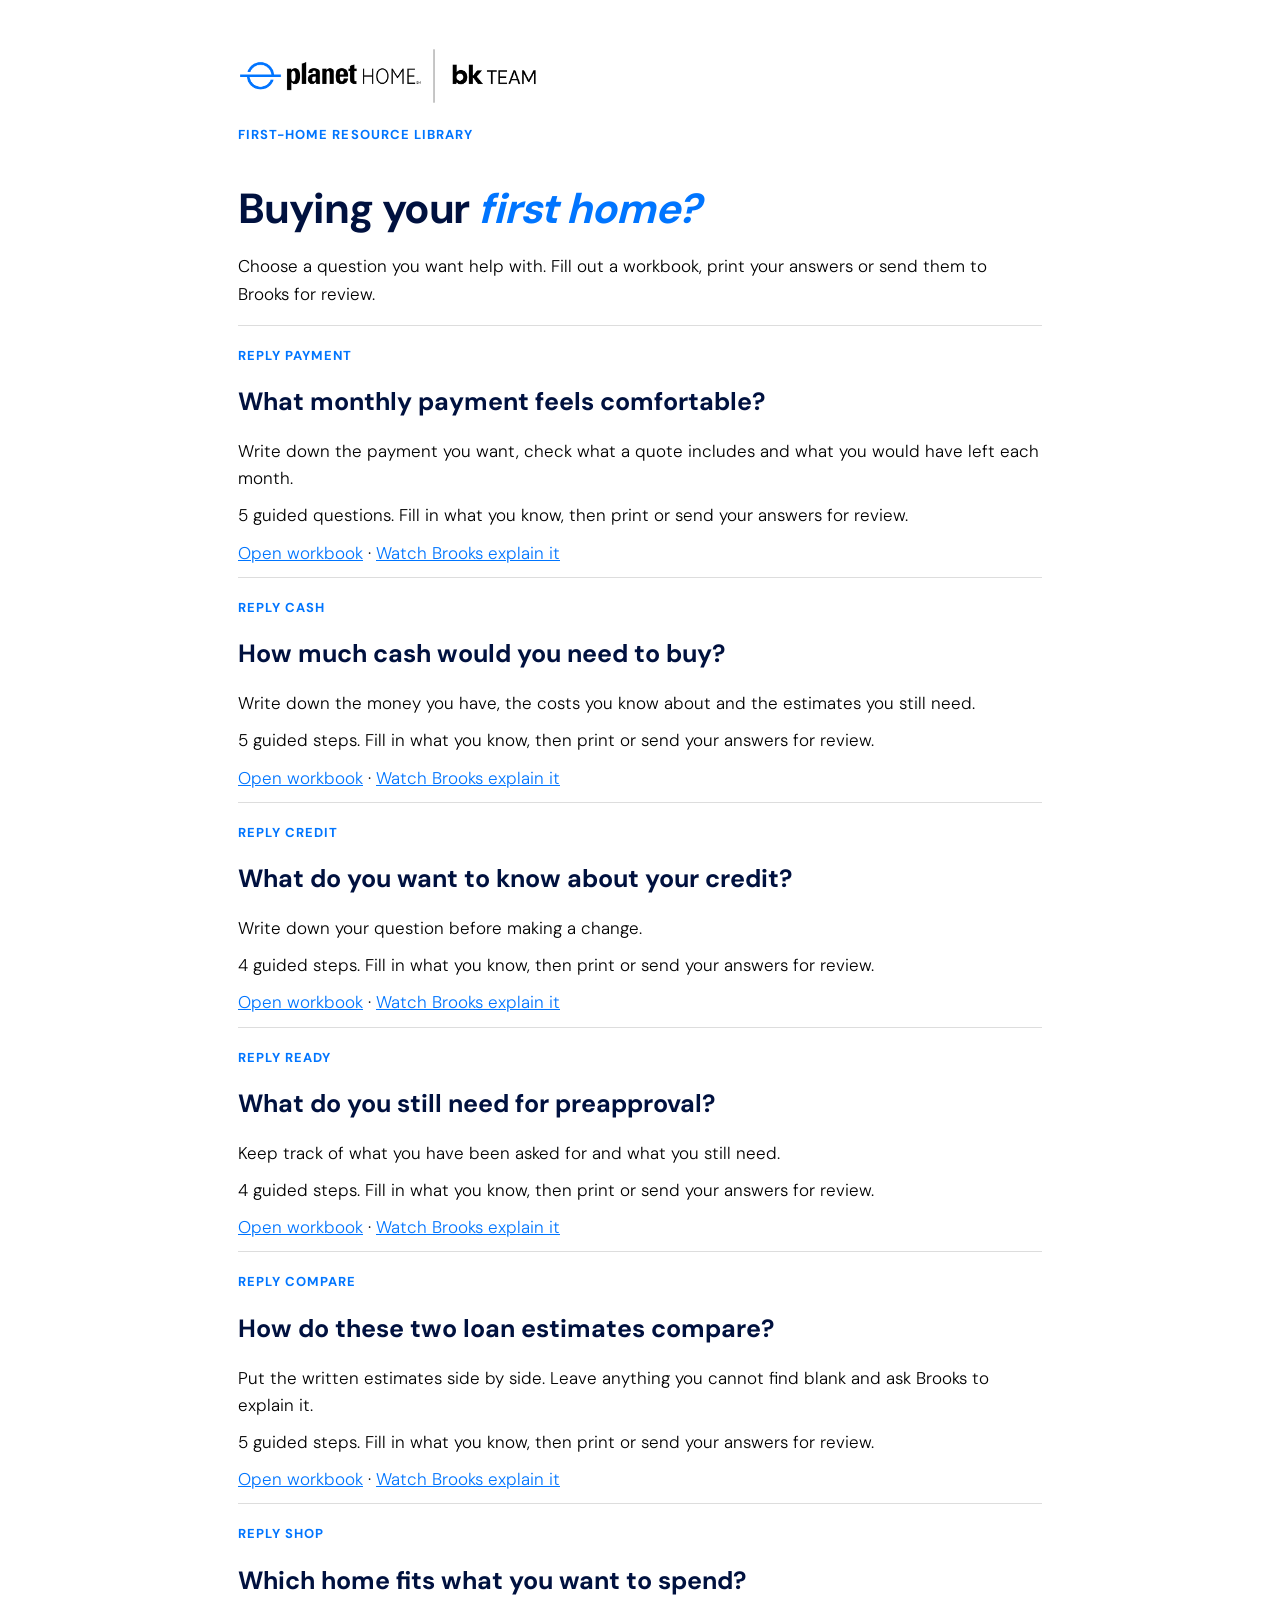
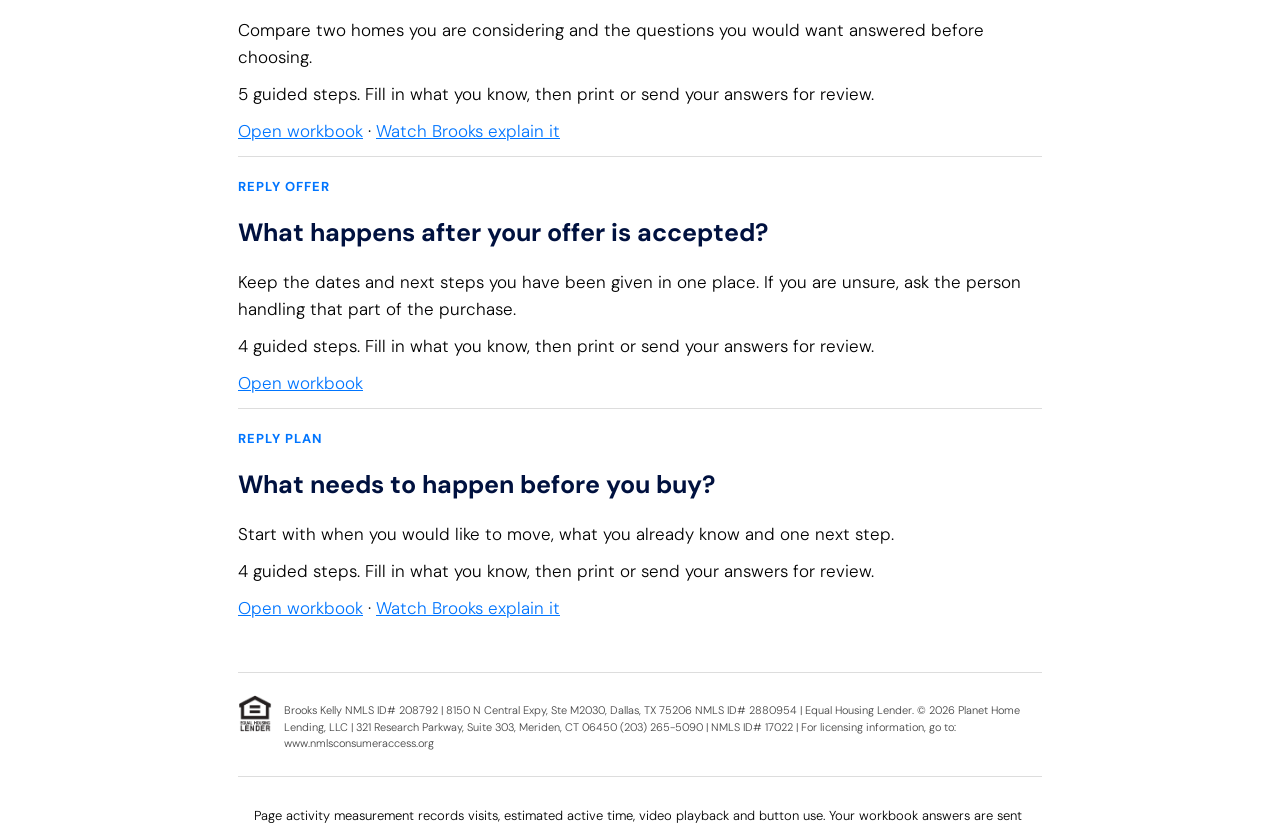
<file: index.html>
<!doctype html><html lang="en"><meta charset="utf-8"><meta name="viewport" content="width=device-width,initial-scale=1"><title>Brooks Kelly Resources</title><meta http-equiv="refresh" content="0;url=/fthb/"><link rel="canonical" href="https://resources.brookskellyteam.com/fthb/"><body><p><a href="/fthb/">Open the First-Home Resource Library</a></p></body></html>
</file>
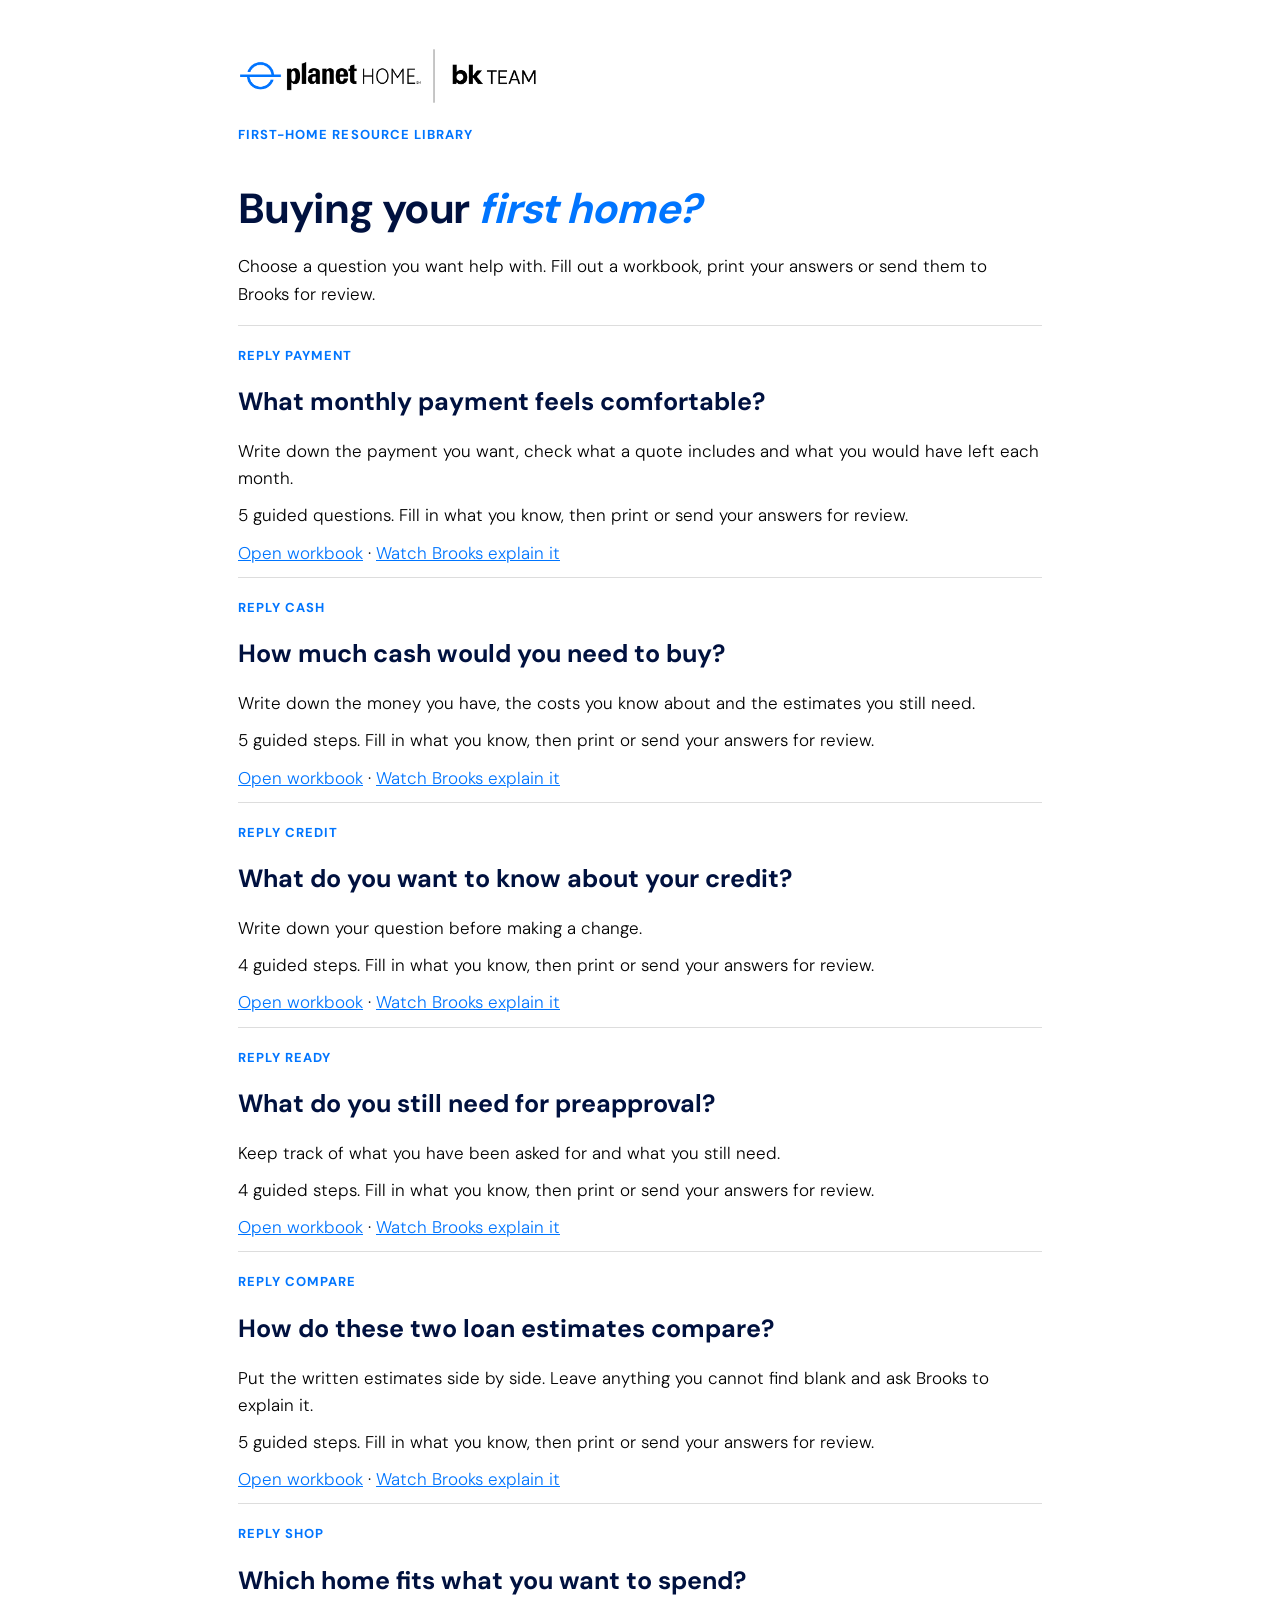
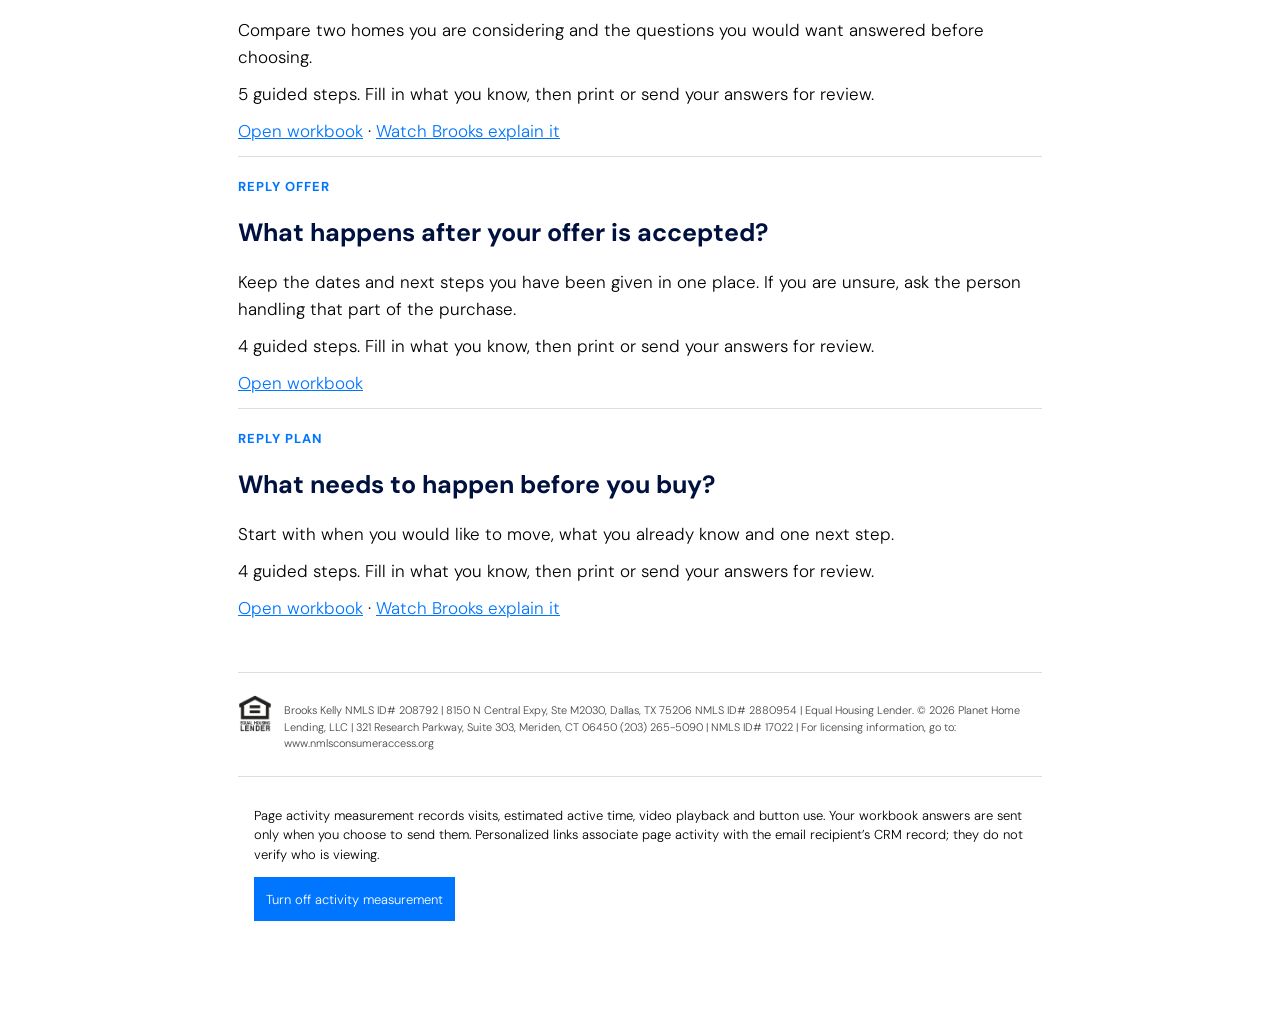
<file: fthb/index.html>
<!doctype html><html lang="en"><head><meta charset="utf-8"><meta name="referrer" content="no-referrer"><meta name="viewport" content="width=device-width, initial-scale=1"><title>First-Home Resource Library | Brooks Kelly</title><style>@font-face{font-family:"DM Sans";font-style:normal;font-weight:300;src:url([data-uri]) format("truetype");font-display:swap;}@font-face{font-family:"DM Sans";font-style:normal;font-weight:400;src:url([data-uri]) format("truetype");font-display:swap;}@font-face{font-family:"DM Sans";font-style:normal;font-weight:600;src:url([data-uri]) format("truetype");font-display:swap;}@font-face{font-family:"DM Sans";font-style:normal;font-weight:700;src:url([data-uri]) format("truetype");font-display:swap;}*{box-sizing:border-box}body{margin:0;background:#fff;color:#000;font:300 17px/1.6 "DM Sans",Arial,sans-serif}main{max-width:900px;margin:auto;padding:48px 48px 64px}header img{width:300px;max-width:75%;height:auto}h1{font-size:42px;line-height:1.08;color:#00113f;letter-spacing:-.025em;margin:40px 0 22px;font-weight:700}h1 span{color:#0075ff;font-style:italic}h2{font-size:25px;line-height:1.2;color:#00113f}h3{font-size:19px;line-height:1.3;color:#00113f}a{color:#0075ff;text-decoration:underline}.eyebrow{color:#0075ff;font-size:13px;letter-spacing:.08em;font-weight:700;text-transform:uppercase}.band{background:#00113f;color:#fff;padding:18px 24px;margin:32px -24px}.band strong{color:#72b4ff}section{margin-top:36px}.drill{break-inside:avoid;border-top:1px solid #ddd;padding:20px 0 10px}.drill p{margin:10px 0}.write{height:72px;background:repeating-linear-gradient(to bottom,transparent 0,transparent 27px,#ddd 28px,transparent 29px)}table{width:100%;border-collapse:collapse;margin:20px 0}th,td{text-align:left;padding:12px 10px;border-bottom:1px solid #ccc;vertical-align:top}th{background:#0075ff;color:#fff;font-weight:600}td{height:56px}footer{font-size:11px;color:#444;line-height:1.5;margin-top:40px;padding-top:18px;border-top:1px solid #ddd}footer img{width:34px;float:left;margin:4px 12px 8px 0}.toolbar{padding:12px 24px;background:#00113f;color:white;font-size:14px}.toolbar a{color:white;margin-right:24px}button{font:inherit;background:#0075ff;border:0;color:#fff;padding:8px 14px;cursor:pointer}.source{font-size:13px;color:#444}.checklist{padding-left:22px}.checklist li{margin-bottom:10px}@page{size:letter;margin:.6in}@media(max-width:600px){main{padding:28px 22px}h1{font-size:32px}td,th{padding:8px;font-size:14px}.band{margin-left:0;margin-right:0}}@media print{body{font-size:10.5pt;line-height:1.45}main{max-width:none;padding:0}header img{width:220px}h1{font-size:30pt;margin-top:24px}h2{font-size:18pt}h3{font-size:13pt}.toolbar{display:none}.band{margin:20px 0;padding:12px}section{margin-top:24px}.drill{padding:14px 0 8px}.write{height:58px}footer{font-size:8pt}.source{font-size:9pt}a{color:#00113f}.page-start{break-before:page}table{font-size:10pt}th{color:#00113f;background:white}footer{break-inside:avoid}}</style><script src="engagement-config.js" defer></script><script src="engagement.js" defer></script><style>.engagement-notice{margin:24px auto;padding:16px;border-top:1px solid #ddd;max-width:100%;font-size:13px;line-height:1.5}.engagement-notice button{min-height:44px;padding:8px 12px;max-width:100%;white-space:normal}@media print{.engagement-notice{display:none!important}}</style></head><body><main><header><img src="[data-uri]" alt="Planet Home and bk Team"><p class="eyebrow">First-home resource library</p><h1>Buying your <span>first home?</span></h1><p>Choose a question you want help with. Fill out a workbook, print your answers or send them to Brooks for review.</p></header><article class="drill"><div class="eyebrow">Reply PAYMENT</div><h2>What monthly payment feels comfortable?</h2><p>Write down the payment you want, check what a quote includes and what you would have left each month.</p><p>5 guided questions. Fill in what you know, then print or send your answers for review.</p><a href="payment.html">Open workbook</a> · <a href="payment.html#explainer-video">Watch Brooks explain it</a></article><article class="drill"><div class="eyebrow">Reply CASH</div><h2>How much cash would you need to buy?</h2><p>Write down the money you have, the costs you know about and the estimates you still need.</p><p>5 guided steps. Fill in what you know, then print or send your answers for review.</p><a href="cash.html">Open workbook</a> · <a href="cash.html#explainer-video">Watch Brooks explain it</a></article><article class="drill"><div class="eyebrow">Reply CREDIT</div><h2>What do you want to know about your credit?</h2><p>Write down your question before making a change.</p><p>4 guided steps. Fill in what you know, then print or send your answers for review.</p><a href="credit.html">Open workbook</a> · <a href="credit.html#explainer-video">Watch Brooks explain it</a></article><article class="drill"><div class="eyebrow">Reply READY</div><h2>What do you still need for preapproval?</h2><p>Keep track of what you have been asked for and what you still need.</p><p>4 guided steps. Fill in what you know, then print or send your answers for review.</p><a href="ready.html">Open workbook</a> · <a href="ready.html#explainer-video">Watch Brooks explain it</a></article><article class="drill"><div class="eyebrow">Reply COMPARE</div><h2>How do these two loan estimates compare?</h2><p>Put the written estimates side by side. Leave anything you cannot find blank and ask Brooks to explain it.</p><p>5 guided steps. Fill in what you know, then print or send your answers for review.</p><a href="compare.html">Open workbook</a> · <a href="compare.html#explainer-video">Watch Brooks explain it</a></article><article class="drill"><div class="eyebrow">Reply SHOP</div><h2>Which home fits what you want to spend?</h2><p>Compare two homes you are considering and the questions you would want answered before choosing.</p><p>5 guided steps. Fill in what you know, then print or send your answers for review.</p><a href="shop.html">Open workbook</a> · <a href="shop.html#explainer-video">Watch Brooks explain it</a></article><article class="drill"><div class="eyebrow">Reply OFFER</div><h2>What happens after your offer is accepted?</h2><p>Keep the dates and next steps you have been given in one place. If you are unsure, ask the person handling that part of the purchase.</p><p>4 guided steps. Fill in what you know, then print or send your answers for review.</p><a href="offer.html">Open workbook</a></article><article class="drill"><div class="eyebrow">Reply PLAN</div><h2>What needs to happen before you buy?</h2><p>Start with when you would like to move, what you already know and one next step.</p><p>4 guided steps. Fill in what you know, then print or send your answers for review.</p><a href="plan.html">Open workbook</a> · <a href="plan.html#explainer-video">Watch Brooks explain it</a></article><footer><img src="[data-uri]" alt="Equal Housing Lender"><p>Brooks Kelly NMLS ID# 208792 | 8150 N Central Expy, Ste M2030, Dallas, TX 75206 NMLS ID# 2880954 | Equal Housing Lender. © 2026 Planet Home Lending, LLC | 321 Research Parkway, Suite 303, Meriden, CT 06450 (203) 265-5090 | NMLS ID# 17022 | For licensing information, go to: www.nmlsconsumeraccess.org</p></footer><section hidden data-engagement-notice class="engagement-notice screen-only" aria-label="Page activity settings"><p>Page activity measurement records visits, estimated active time, video playback and button use. Your workbook answers are sent only when you choose to send them. Personalized links associate page activity with the email recipient’s CRM record; they do not verify who is viewing.</p><button type="button" data-engagement-toggle>Turn off activity measurement</button></section></main></body></html>
</file>
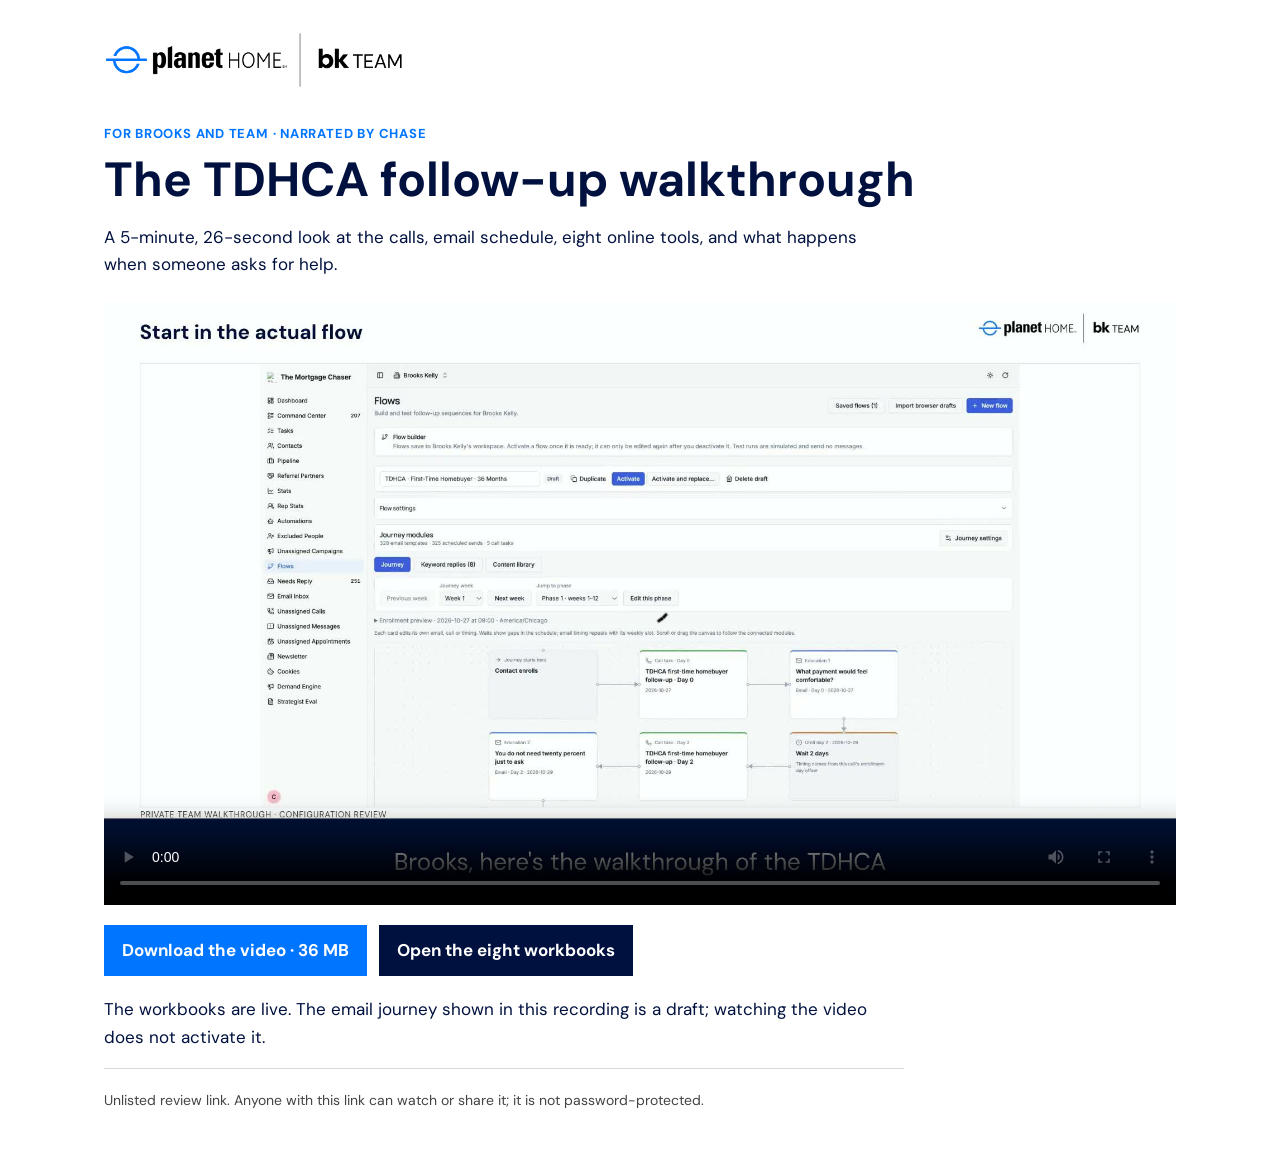
<file: review/tdhca-team-72f348e04ff74937be049968/index.html>
<!doctype html>
<html lang="en">
<head>
<meta charset="utf-8">
<meta name="viewport" content="width=device-width, initial-scale=1">
<meta name="robots" content="noindex, nofollow, noarchive">
<meta name="referrer" content="no-referrer">
<title>TDHCA team walkthrough · Brooks Kelly Team</title>
<style>
@font-face{font-family:DM;src:url(/fthb/dm-sans-400.ttf);font-weight:400;font-display:swap}
@font-face{font-family:DM;src:url(/fthb/dm-sans-700.ttf);font-weight:700;font-display:swap}
*{box-sizing:border-box}body{margin:0;background:#fff;color:#00113f;font:400 17px/1.6 DM,Arial,sans-serif}main{width:min(100%,1120px);margin:auto;padding:32px 24px 48px}.logo{width:300px;max-width:100%;height:auto}.eyebrow{margin:28px 0 8px;color:#0075ff;font-size:13px;font-weight:700;letter-spacing:.06em;text-transform:uppercase}h1{font-size:clamp(30px,5vw,48px);line-height:1.12;margin:0 0 16px}p{max-width:800px}video{display:block;width:100%;height:auto;aspect-ratio:16/9;background:#00113f;margin-top:24px}.actions{display:flex;flex-wrap:wrap;gap:12px;margin:20px 0}.button{display:inline-flex;align-items:center;justify-content:center;min-height:48px;padding:12px 18px;background:#00113f;color:#fff;text-decoration:none;font-weight:700}.button.primary{background:#0075ff}a:focus-visible{outline:3px solid #0075ff;outline-offset:4px}.note{border-top:1px solid #d6d9df;padding-top:20px;color:#444;font-size:14px}@media(max-width:600px){main{padding:24px 16px 32px}.actions{flex-direction:column}.button{width:100%}.logo{width:260px}}
</style>
</head>
<body>
<main>
<img class="logo" src="/fthb/planet-bkteam-lockup.png" alt="Planet Home Lending and Brooks Kelly Team">
<p class="eyebrow">For Brooks and team · narrated by Chase</p>
<h1>The TDHCA follow-up walkthrough</h1>
<p>A 5-minute, 26-second look at the calls, email schedule, eight online tools, and what happens when someone asks for help.</p>
<video controls playsinline preload="metadata" poster="poster.jpg" aria-label="TDHCA team walkthrough narrated by Chase">
<source src="walkthrough.mp4" type="video/mp4">
<track kind="captions" src="captions.vtt" srclang="en" label="English">
Your browser cannot play this video. <a href="walkthrough.mp4">Open the video directly</a>.
</video>
<div class="actions">
<a class="button primary" href="walkthrough.mp4" download="Brooks-Team-TDHCA-Walkthrough-Chase.mp4">Download the video · 36 MB</a>
<a class="button" href="/fthb/">Open the eight workbooks</a>
</div>
<p>The workbooks are live. The email journey shown in this recording is a draft; watching the video does not activate it.</p>
<p class="note">Unlisted review link. Anyone with this link can watch or share it; it is not password-protected.</p>
</main>
</body>
</html>
</file>
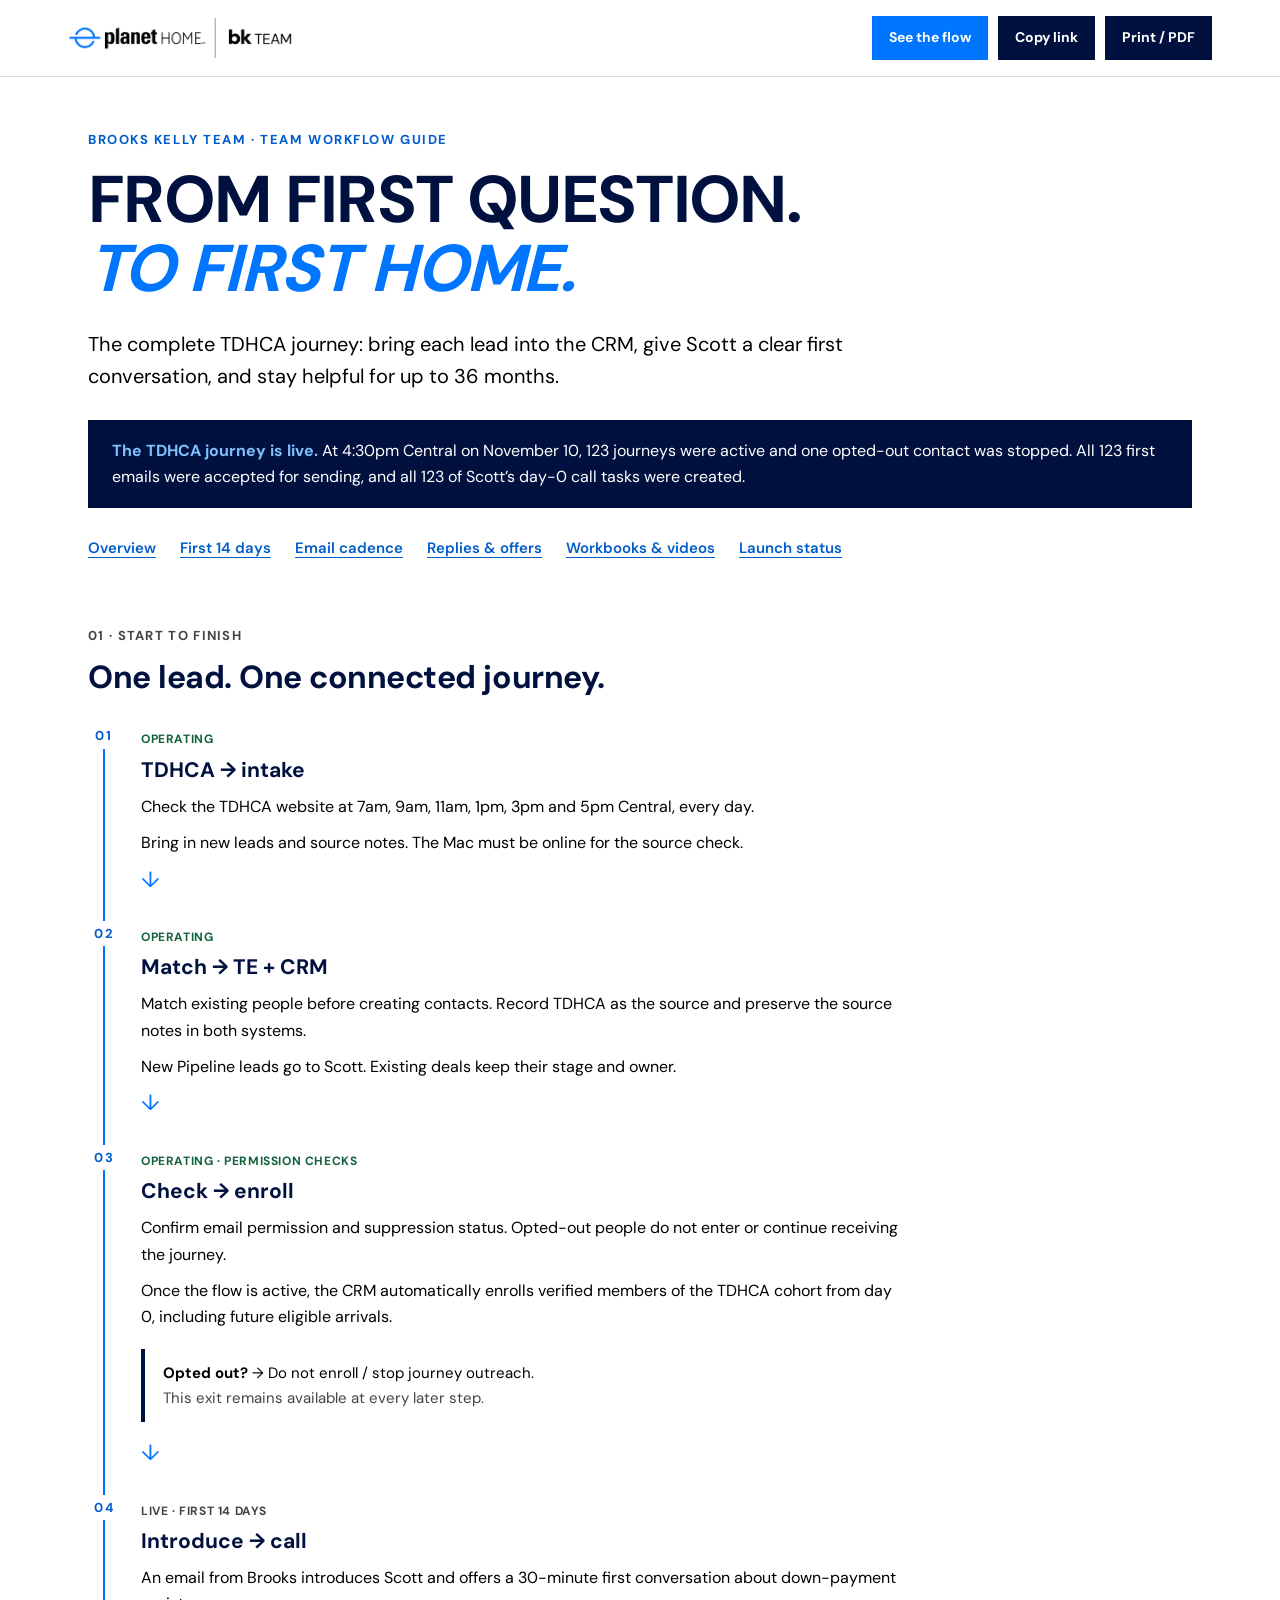
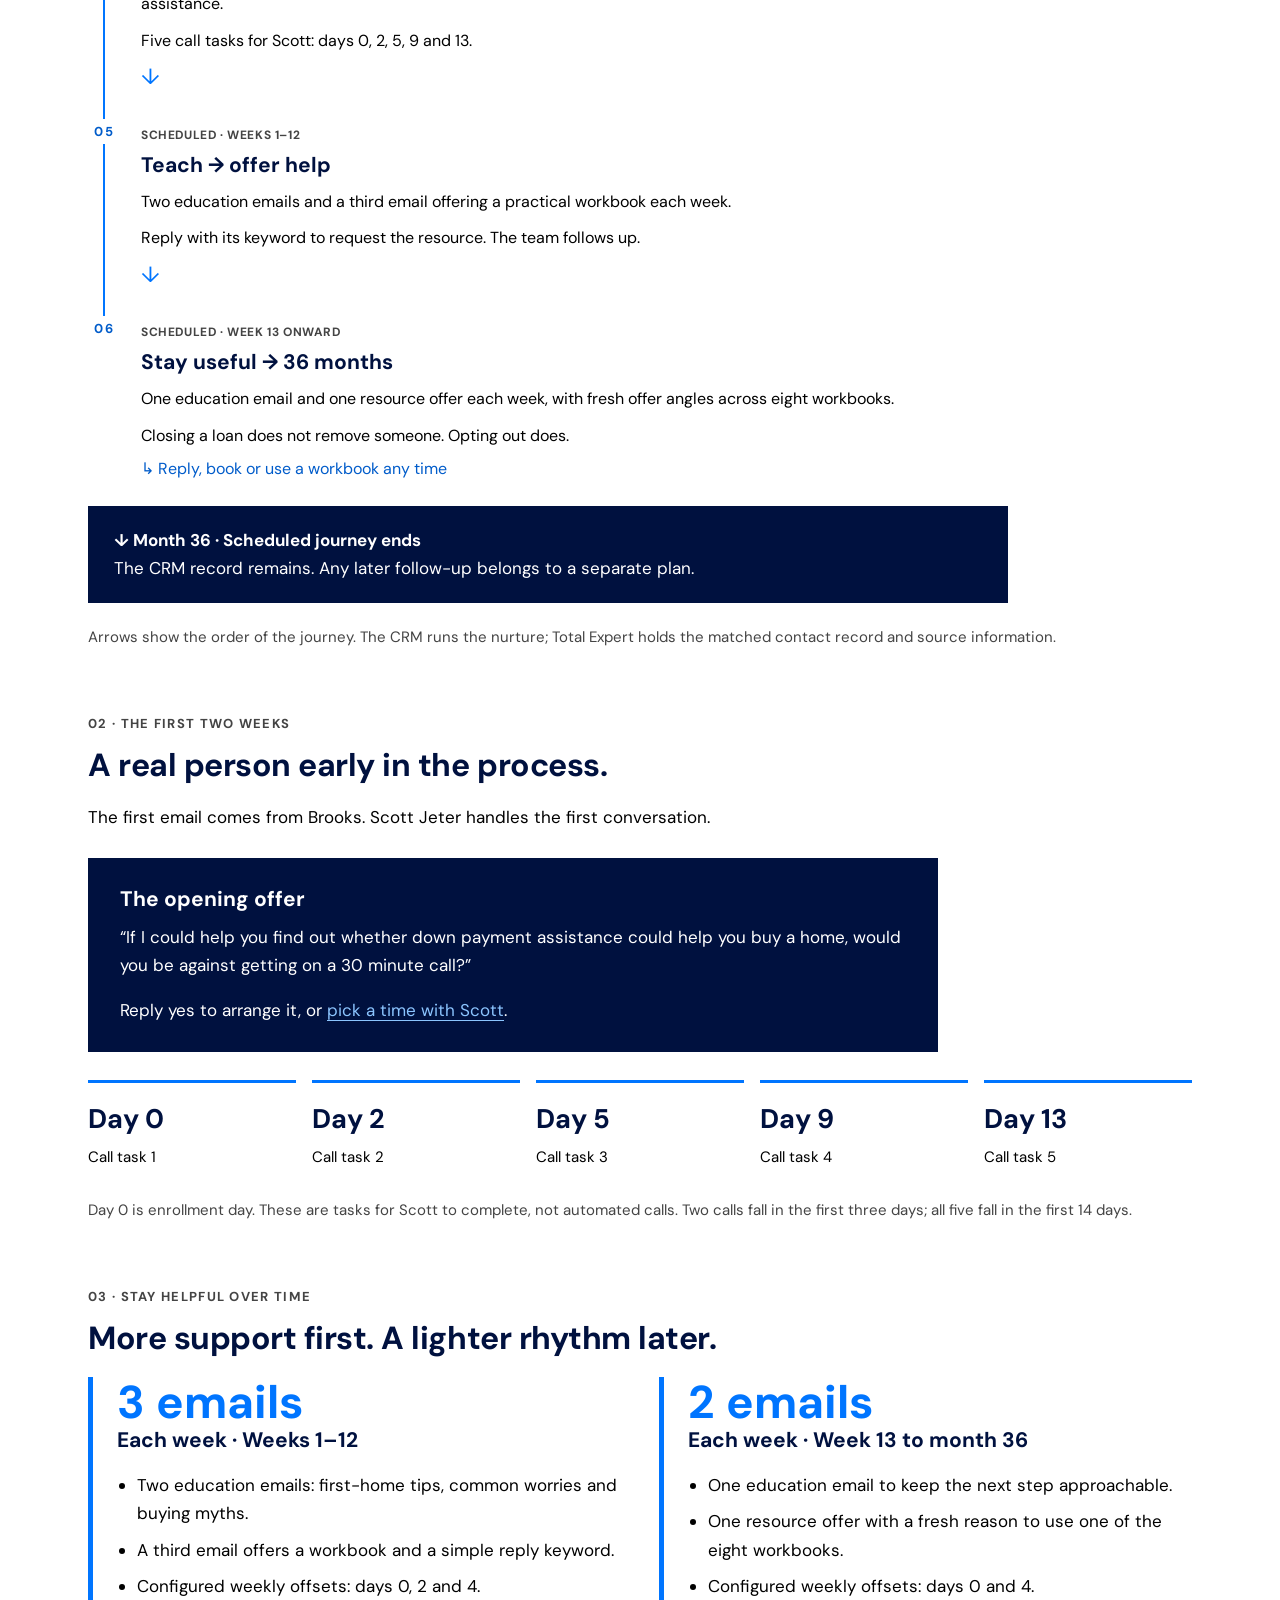
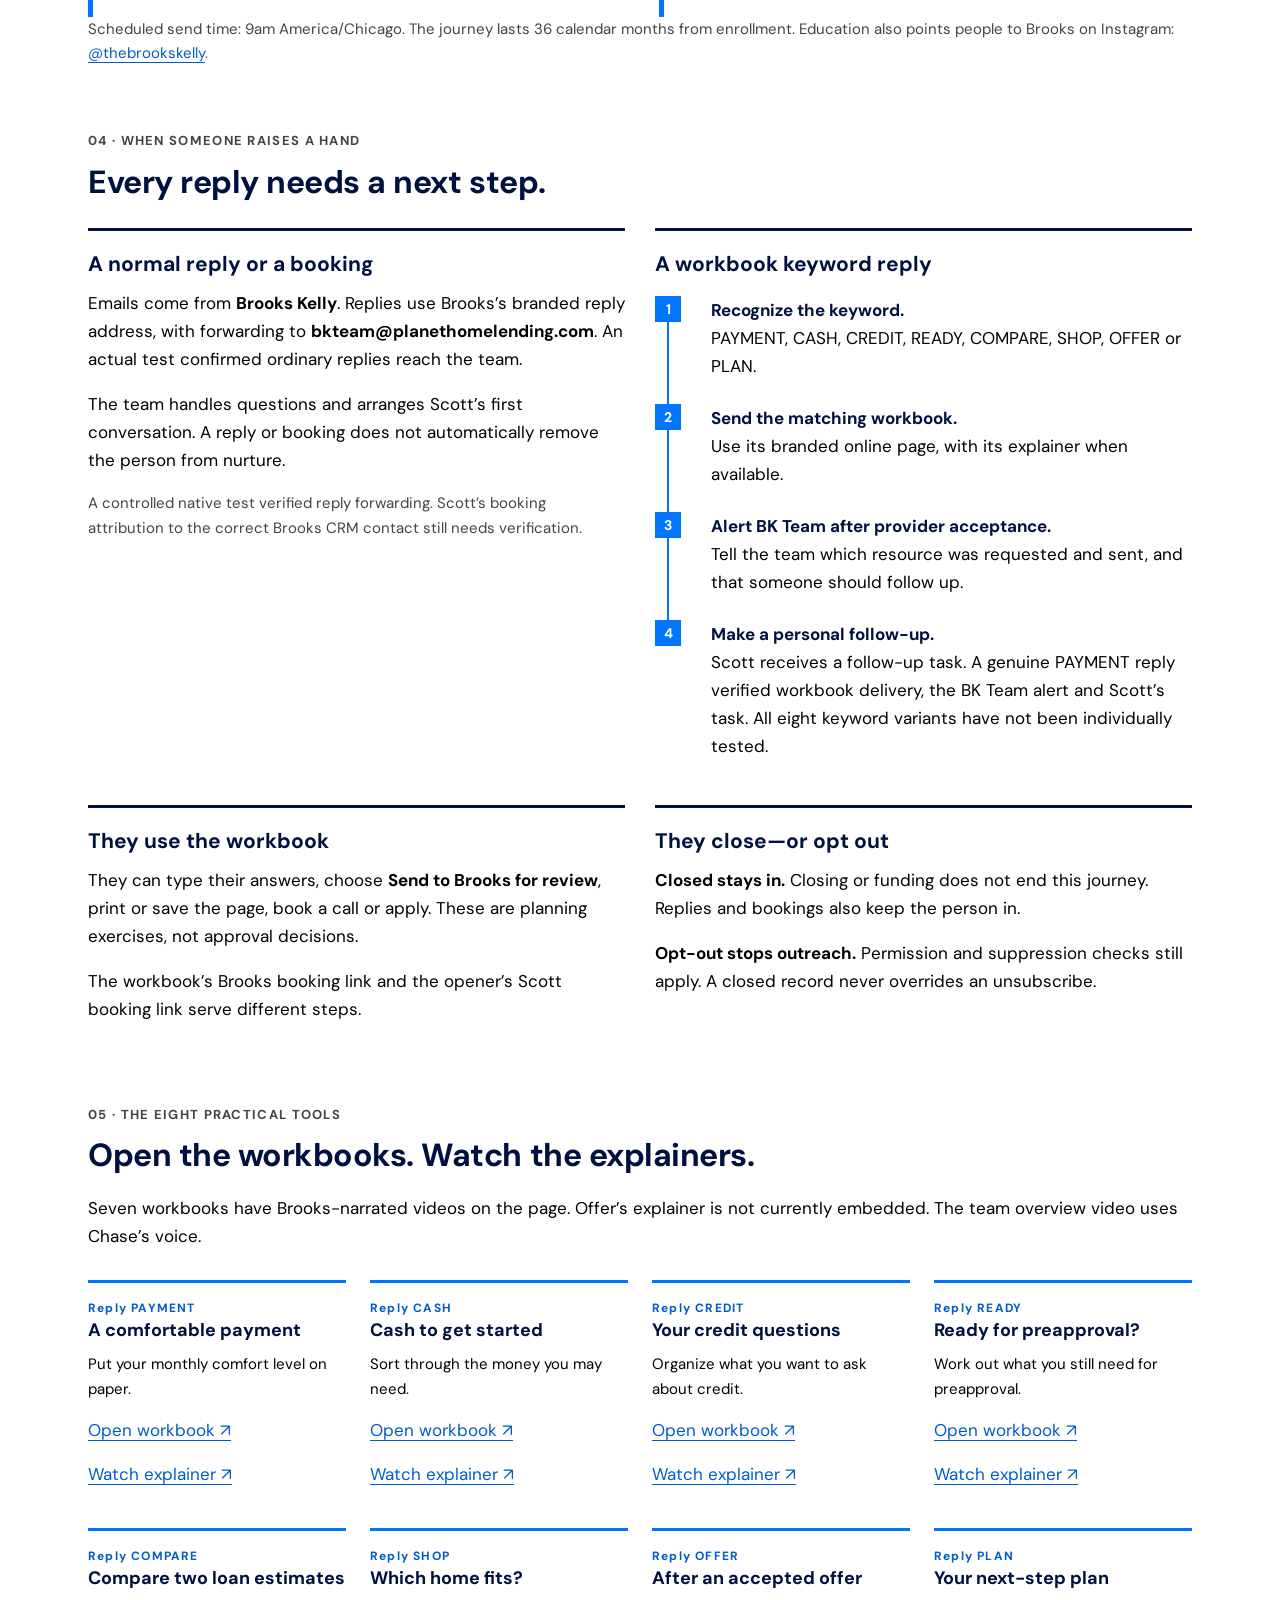
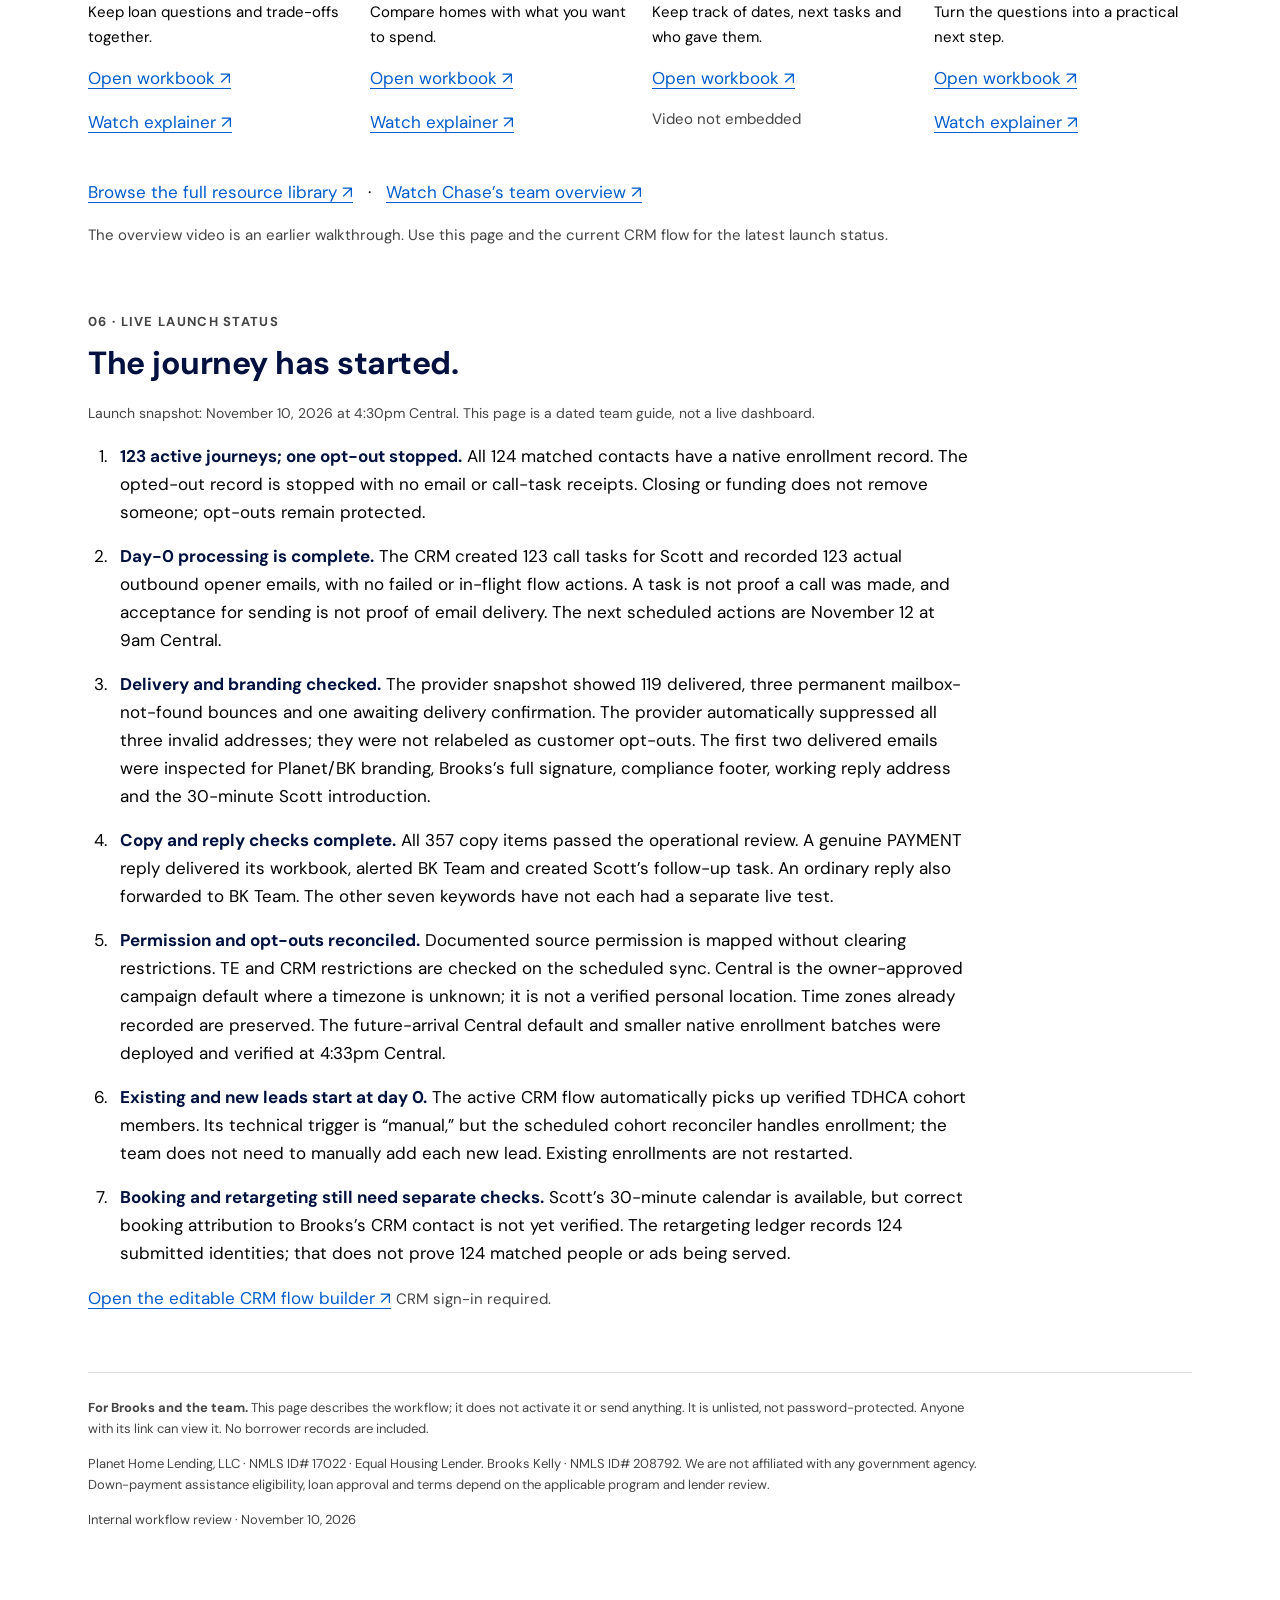
<file: review/tdhca-workflow-6c8a2f19d4e7/index.html>
<!doctype html>
<html lang="en"><head><meta charset="utf-8"><meta name="viewport" content="width=device-width,initial-scale=1"><meta name="robots" content="noindex,nofollow,noarchive"><meta name="description" content="A team overview of Brooks Kelly's planned 36-month TDHCA first-home buyer journey."><title>TDHCA · The full journey | Brooks Kelly Team</title>
<style>
@font-face{font-family:DM;src:url('/fthb/dm-sans-300.ttf') format('truetype');font-weight:300;font-display:swap}@font-face{font-family:DM;src:url('/fthb/dm-sans-400.ttf') format('truetype');font-weight:400;font-display:swap}@font-face{font-family:DM;src:url('/fthb/dm-sans-600.ttf') format('truetype');font-weight:600;font-display:swap}@font-face{font-family:DM;src:url('/fthb/dm-sans-700.ttf') format('truetype');font-weight:700;font-display:swap}*{box-sizing:border-box}html{scroll-behavior:smooth;scroll-padding-top:130px}body{margin:0;background:#fff;color:#000;font:400 17px/1.65 DM,Arial,sans-serif}a{color:#005cca;text-underline-offset:4px}button,a{touch-action:manipulation}button{font:inherit;cursor:pointer}header{position:sticky;top:0;z-index:10;background:#fff;border-bottom:1px solid #ddd}header .bar{max-width:1200px;margin:auto;padding:16px 28px;display:flex;align-items:center;justify-content:space-between;gap:20px}.logo{width:225px;height:auto;display:block}.actions{display:flex;gap:10px;flex-wrap:wrap}.actions a,.actions button{min-height:44px;display:inline-flex;align-items:center;justify-content:center;padding:9px 17px;background:#00113f;color:#fff;border:0;text-decoration:none;font-size:14px;font-weight:700}.actions .primary{background:#0075ff}main{max-width:1160px;margin:auto;padding:52px 28px 70px}.eyebrow{font-size:13px;font-weight:700;letter-spacing:.12em;text-transform:uppercase;color:#005cca}h1,h2,h3,p{margin-top:0}h1{font-size:clamp(38px,5.3vw,66px);line-height:1.04;letter-spacing:-.025em;text-transform:uppercase;color:#00113f;max-width:820px;margin:16px 0 24px}h1 em{color:#0075ff}h2{color:#00113f;font-size:32px;line-height:1.15;letter-spacing:-.015em;margin-bottom:20px}h3{font-size:21px;line-height:1.3;color:#00113f;margin-bottom:10px}.lead{max-width:780px;font-size:20px;line-height:1.6}.status{background:#00113f;color:white;padding:18px 24px;margin:28px 0;font-size:16px}.status strong{color:#7fc0ff}.nav{display:flex;flex-wrap:wrap;gap:12px 24px;font-size:15px;margin-bottom:48px}.nav a{font-weight:600}section{margin:64px 0 0;scroll-margin-top:130px}.sectionlabel{font-size:13px;color:#444;text-transform:uppercase;letter-spacing:.1em;font-weight:700;margin-bottom:12px}.map{list-style:none;padding:0;margin:28px 0;display:grid;grid-template-columns:repeat(3,minmax(0,1fr));gap:34px 32px;counter-reset:steps}.map li{min-width:0;border-top:4px solid #0075ff;padding-top:20px;position:relative}.map li:before{counter-increment:steps;content:'0' counter(steps);display:block;font-size:13px;color:#005cca;letter-spacing:.12em;font-weight:700;margin-bottom:10px}.map p{font-size:16px;margin-bottom:10px}.tag{font-size:12px;font-weight:700;letter-spacing:.05em;text-transform:uppercase;color:#444}.tag.live{color:#12613b}.connector{display:block;color:#0075ff;font-size:26px;line-height:1.2;margin-top:12px}.strip{display:grid;grid-template-columns:repeat(5,minmax(0,1fr));gap:16px;margin:28px 0}.call{border-top:3px solid #0075ff;padding-top:14px}.call b{font-size:27px;color:#00113f;display:block}.call span{font-size:15px}.note{font-size:15px;color:#444}.split{display:grid;grid-template-columns:1fr 1fr;gap:38px}.feature{border-left:5px solid #0075ff;padding-left:24px}.big{font-size:46px;color:#0075ff;font-weight:700;line-height:1.1}.feature ul{padding-left:20px}.feature li{margin:8px 0}.email{background:#00113f;color:white;padding:28px 32px;margin:26px 0;max-width:850px}.email h3{color:white}.email p:last-child{margin-bottom:0}.email a{color:#8bc5ff}.branch{display:grid;grid-template-columns:1fr 1fr;gap:30px;margin-top:28px}.branch>div{border-top:3px solid #00113f;padding-top:20px}.path{list-style:none;padding:0;counter-reset:path}.path li{padding:0 0 24px 42px;position:relative;border-left:2px solid #0075ff;margin-left:12px}.path li:last-child{border-left-color:transparent;padding-bottom:0}.path li:before{counter-increment:path;content:counter(path);position:absolute;left:-14px;top:0;width:26px;height:26px;text-align:center;background:#0075ff;color:white;font-size:14px;font-weight:700;line-height:26px}.path strong{color:#00113f}.assets{display:grid;grid-template-columns:repeat(4,minmax(0,1fr));gap:28px 24px;margin-top:30px}.asset{border-top:3px solid #0075ff;padding-top:16px;min-width:0}.asset h3{font-size:18px}.asset p{font-size:15px;margin-bottom:10px}.asset a{display:inline-block;margin:4px 0;min-height:36px}.keyword{font-size:12px;font-weight:700;letter-spacing:.1em;color:#005cca}.checklist{padding-left:24px;max-width:880px}.checklist li{padding-left:8px;margin:16px 0}.checklist strong{color:#00113f}.footer{margin-top:60px;border-top:1px solid #ddd;padding-top:24px;color:#444;font-size:13px}.snapshot{font-size:14px;color:#444}.footer p{max-width:900px}.printurl{display:none}#feedback{font-size:13px;position:fixed;bottom:18px;right:18px;background:#00113f;color:white;padding:10px 16px;z-index:20}#feedback:empty{display:none}a:focus-visible,button:focus-visible{outline:3px solid #0075ff;outline-offset:4px}@media(max-width:760px){header .bar{padding:12px 18px;flex-wrap:wrap;gap:12px}.logo{width:190px}.actions{width:100%;display:grid;grid-template-columns:1fr 1fr 1fr;gap:8px}.actions a,.actions button{padding:9px 8px;font-size:12px}main{padding:32px 20px 45px}html{scroll-padding-top:155px}section{scroll-margin-top:155px;margin-top:48px}h2{font-size:27px}.lead{font-size:18px}.nav{gap:10px 18px;margin-bottom:30px}.map{grid-template-columns:1fr;gap:22px}.map li{padding:18px 0 0 48px}.map li:before{position:absolute;left:0;top:20px}.connector{margin-top:8px}.split,.branch{grid-template-columns:1fr;gap:26px}.strip{grid-template-columns:repeat(3,minmax(0,1fr));gap:20px 14px}.assets{grid-template-columns:1fr 1fr;gap:24px 20px}.email{padding:24px 22px}.status{padding:18px}.feature{padding-left:18px}.call b{font-size:24px}}@media(max-width:360px){.actions{grid-template-columns:1fr 1fr}.actions .primary{grid-column:1/-1}.assets{grid-template-columns:1fr}.strip{grid-template-columns:1fr 1fr}html{scroll-padding-top:200px}section{scroll-margin-top:200px}}@media print{html{scroll-behavior:auto}header{position:static;border:0}.actions,.nav,#feedback{display:none}main{max-width:none;padding:20px 0;font-size:11pt}.logo{width:180px}h1{font-size:32pt}h2{font-size:22pt}.lead{font-size:13pt}section{margin-top:30px;break-inside:avoid}.map{grid-template-columns:repeat(3,1fr);gap:20px}.map li,.asset,.call,.feature{break-inside:avoid}.status,.email{background:white;color:black;border-left:4px solid #0075ff}.email h3,.email a,.status strong{color:#00113f}.assets{grid-template-columns:repeat(4,1fr)}.printurl{display:block;font-size:10pt}.footer{font-size:9pt}a{color:#00113f}body{-webkit-print-color-adjust:exact;print-color-adjust:exact}}

.exitbranch{border-left:4px solid #00113f;padding:12px 18px;margin:18px 0;font-size:15px}.exitbranch span{color:#444}.journeyend{background:#00113f;color:#fff;padding:20px 26px;max-width:920px;margin:22px 0}.journeyend+ .note{margin-top:22px}@media print{.journeyend{background:#fff;color:#00113f;border-left:4px solid #00113f}}
/* One continuous vertical path: the visual order always matches reading order. */
.map{display:block;max-width:920px;margin-left:15px}.map li{border-top:0;border-left:2px solid #0075ff;padding:0 0 28px 36px;position:relative}.map li:before{position:absolute;left:-17px;top:0;background:#fff;width:32px;text-align:center;padding:2px 0}.map li:last-child{border-left-color:transparent;padding-bottom:0}.map li h3{margin:5px 0 10px}.map .connector{font-size:22px;margin:10px 0 0}.map li p{max-width:760px}.map li:last-child .connector{font-size:16px;color:#005cca}
@media print{.map{display:block}.map li{break-inside:avoid;padding-bottom:18px}section{break-inside:auto}.branch>div,.feature{break-inside:avoid}}
</style></head><body>
<header><div class="bar"><a href="/fthb/index.html" aria-label="Brooks Kelly Team resource library"><img class="logo" src="/fthb/planet-bkteam-lockup.png" alt="Planet Home and bk Team"></a><div class="actions"><a class="primary" href="#overview">See the flow</a><button id="copy" type="button">Copy link</button><button type="button" onclick="window.print()">Print / PDF</button></div></div></header>
<main><div class="eyebrow">Brooks Kelly Team · Team workflow guide</div><h1>From first question.<br><em>To first home.</em></h1><p class="lead">The complete TDHCA journey: bring each lead into the CRM, give Scott a clear first conversation, and stay helpful for up to 36 months.</p><div class="status"><strong>The TDHCA journey is live.</strong> At 4:30pm Central on November 10, 123 journeys were active and one opted-out contact was stopped. All 123 first emails were accepted for sending, and all 123 of Scott’s day-0 call tasks were created.</div>
<nav class="nav" aria-label="On this page"><a href="#overview">Overview</a><a href="#first-days">First 14 days</a><a href="#cadence">Email cadence</a><a href="#replies">Replies &amp; offers</a><a href="#resources">Workbooks &amp; videos</a><a href="#launch">Launch status</a></nav>
<section id="overview"><div class="sectionlabel">01 · Start to finish</div><h2>One lead. One connected journey.</h2><ol class="map">
<li><span class="tag live">Operating</span><h3>TDHCA → intake</h3><p>Check the TDHCA website at 7am, 9am, 11am, 1pm, 3pm and 5pm Central, every day.</p><p>Bring in new leads and source notes. The Mac must be online for the source check.</p><span class="connector" aria-hidden="true">↓</span></li>
<li><span class="tag live">Operating</span><h3>Match → TE + CRM</h3><p>Match existing people before creating contacts. Record TDHCA as the source and preserve the source notes in both systems.</p><p>New Pipeline leads go to Scott. Existing deals keep their stage and owner.</p><span class="connector" aria-hidden="true">↓</span></li>
<li><span class="tag live">Operating · permission checks</span><h3>Check → enroll</h3><p>Confirm email permission and suppression status. Opted-out people do not enter or continue receiving the journey.</p><p>Once the flow is active, the CRM automatically enrolls verified members of the TDHCA cohort from day 0, including future eligible arrivals.</p><div class="exitbranch"><strong>Opted out?</strong> → Do not enroll / stop journey outreach.<br><span>This exit remains available at every later step.</span></div><span class="connector" aria-hidden="true">↓</span></li>
<li><span class="tag">Live · First 14 days</span><h3>Introduce → call</h3><p>An email from Brooks introduces Scott and offers a 30-minute first conversation about down-payment assistance.</p><p>Five call tasks for Scott: days 0, 2, 5, 9 and 13.</p><span class="connector" aria-hidden="true">↓</span></li>
<li><span class="tag">Scheduled · Weeks 1–12</span><h3>Teach → offer help</h3><p>Two education emails and a third email offering a practical workbook each week.</p><p>Reply with its keyword to request the resource. The team follows up.</p><span class="connector" aria-hidden="true">↓</span></li>
<li><span class="tag">Scheduled · Week 13 onward</span><h3>Stay useful → 36 months</h3><p>One education email and one resource offer each week, with fresh offer angles across eight workbooks.</p><p>Closing a loan does not remove someone. Opting out does.</p><span class="connector" aria-hidden="true">↳ Reply, book or use a workbook any time</span></li>
</ol><div class="journeyend"><strong>↓ Month 36 · Scheduled journey ends</strong><br>The CRM record remains. Any later follow-up belongs to a separate plan.</div><p class="note">Arrows show the order of the journey. The CRM runs the nurture; Total Expert holds the matched contact record and source information.</p></section>
<section id="first-days"><div class="sectionlabel">02 · The first two weeks</div><h2>A real person early in the process.</h2><p>The first email comes from Brooks. Scott Jeter handles the first conversation.</p><div class="email"><h3>The opening offer</h3><p>“If I could help you find out whether down payment assistance could help you buy a home, would you be against getting on a 30 minute call?”</p><p>Reply yes to arrange it, or <a href="https://calendly.com/sjeter-planethomelending/30min" target="_blank" rel="noopener">pick a time with Scott</a>.</p></div><div class="strip"><div class="call"><b>Day 0</b><span>Call task 1</span></div><div class="call"><b>Day 2</b><span>Call task 2</span></div><div class="call"><b>Day 5</b><span>Call task 3</span></div><div class="call"><b>Day 9</b><span>Call task 4</span></div><div class="call"><b>Day 13</b><span>Call task 5</span></div></div><p class="note">Day 0 is enrollment day. These are tasks for Scott to complete, not automated calls. Two calls fall in the first three days; all five fall in the first 14 days.</p></section>
<section id="cadence"><div class="sectionlabel">03 · Stay helpful over time</div><h2>More support first. A lighter rhythm later.</h2><div class="split"><div class="feature"><div class="big">3 emails</div><h3>Each week · Weeks 1–12</h3><ul><li>Two education emails: first-home tips, common worries and buying myths.</li><li>A third email offers a workbook and a simple reply keyword.</li><li>Configured weekly offsets: days 0, 2 and 4.</li></ul></div><div class="feature"><div class="big">2 emails</div><h3>Each week · Week 13 to month 36</h3><ul><li>One education email to keep the next step approachable.</li><li>One resource offer with a fresh reason to use one of the eight workbooks.</li><li>Configured weekly offsets: days 0 and 4.</li></ul></div></div><p class="note">Scheduled send time: 9am America/Chicago. The journey lasts 36 calendar months from enrollment. Education also points people to Brooks on Instagram: <a href="https://www.instagram.com/thebrookskelly/" target="_blank" rel="noopener">@thebrookskelly</a>.</p></section>
<section id="replies"><div class="sectionlabel">04 · When someone raises a hand</div><h2>Every reply needs a next step.</h2><div class="branch"><div><h3>A normal reply or a booking</h3><p>Emails come from <strong>Brooks Kelly</strong>. Replies use Brooks’s branded reply address, with forwarding to <strong>bkteam@planethomelending.com</strong>. An actual test confirmed ordinary replies reach the team.</p><p>The team handles questions and arranges Scott’s first conversation. A reply or booking does not automatically remove the person from nurture.</p><p class="note">A controlled native test verified reply forwarding. Scott’s booking attribution to the correct Brooks CRM contact still needs verification.</p></div><div><h3>A workbook keyword reply</h3><ol class="path"><li><strong>Recognize the keyword.</strong><br>PAYMENT, CASH, CREDIT, READY, COMPARE, SHOP, OFFER or PLAN.</li><li><strong>Send the matching workbook.</strong><br>Use its branded online page, with its explainer when available.</li><li><strong>Alert BK Team after provider acceptance.</strong><br>Tell the team which resource was requested and sent, and that someone should follow up.</li><li><strong>Make a personal follow-up.</strong><br>Scott receives a follow-up task. A genuine PAYMENT reply verified workbook delivery, the BK Team alert and Scott’s task. All eight keyword variants have not been individually tested.</li></ol></div></div><div class="branch"><div><h3>They use the workbook</h3><p>They can type their answers, choose <strong>Send to Brooks for review</strong>, print or save the page, book a call or apply. These are planning exercises, not approval decisions.</p><p>The workbook’s Brooks booking link and the opener’s Scott booking link serve different steps.</p></div><div><h3>They close—or opt out</h3><p><strong>Closed stays in.</strong> Closing or funding does not end this journey. Replies and bookings also keep the person in.</p><p><strong>Opt-out stops outreach.</strong> Permission and suppression checks still apply. A closed record never overrides an unsubscribe.</p></div></div></section>
<section id="resources"><div class="sectionlabel">05 · The eight practical tools</div><h2>Open the workbooks. Watch the explainers.</h2><p>Seven workbooks have Brooks-narrated videos on the page. Offer’s explainer is not currently embedded. The team overview video uses Chase’s voice.</p><div class="assets" id="assets">
<article class="asset"><div class="keyword">Reply PAYMENT</div><h3>A comfortable payment</h3><p>Put your monthly comfort level on paper.</p><a href="/fthb/payment.html" target="_blank" rel="noopener">Open workbook ↗</a><br><a href="/fthb/videos/payment/video.mp4" target="_blank" rel="noopener">Watch explainer ↗</a></article>
<article class="asset"><div class="keyword">Reply CASH</div><h3>Cash to get started</h3><p>Sort through the money you may need.</p><a href="/fthb/cash.html" target="_blank" rel="noopener">Open workbook ↗</a><br><a href="/fthb/videos/cash/video.mp4" target="_blank" rel="noopener">Watch explainer ↗</a></article>
<article class="asset"><div class="keyword">Reply CREDIT</div><h3>Your credit questions</h3><p>Organize what you want to ask about credit.</p><a href="/fthb/credit.html" target="_blank" rel="noopener">Open workbook ↗</a><br><a href="/fthb/videos/credit/video.mp4" target="_blank" rel="noopener">Watch explainer ↗</a></article>
<article class="asset"><div class="keyword">Reply READY</div><h3>Ready for preapproval?</h3><p>Work out what you still need for preapproval.</p><a href="/fthb/ready.html" target="_blank" rel="noopener">Open workbook ↗</a><br><a href="/fthb/videos/ready/video.mp4" target="_blank" rel="noopener">Watch explainer ↗</a></article>
<article class="asset"><div class="keyword">Reply COMPARE</div><h3>Compare two loan estimates</h3><p>Keep loan questions and trade-offs together.</p><a href="/fthb/compare.html" target="_blank" rel="noopener">Open workbook ↗</a><br><a href="/fthb/videos/compare/video.mp4" target="_blank" rel="noopener">Watch explainer ↗</a></article>
<article class="asset"><div class="keyword">Reply SHOP</div><h3>Which home fits?</h3><p>Compare homes with what you want to spend.</p><a href="/fthb/shop.html" target="_blank" rel="noopener">Open workbook ↗</a><br><a href="/fthb/videos/shop/video.mp4" target="_blank" rel="noopener">Watch explainer ↗</a></article>
<article class="asset"><div class="keyword">Reply OFFER</div><h3>After an accepted offer</h3><p>Keep track of dates, next tasks and who gave them.</p><a href="/fthb/offer.html" target="_blank" rel="noopener">Open workbook ↗</a><br><span class="note">Video not embedded</span></article>
<article class="asset"><div class="keyword">Reply PLAN</div><h3>Your next-step plan</h3><p>Turn the questions into a practical next step.</p><a href="/fthb/plan.html" target="_blank" rel="noopener">Open workbook ↗</a><br><a href="/fthb/videos/plan/video.mp4" target="_blank" rel="noopener">Watch explainer ↗</a></article>
</div><p style="margin-top:30px"><a href="/fthb/index.html" target="_blank" rel="noopener">Browse the full resource library ↗</a> &nbsp; · &nbsp; <a href="/review/tdhca-team-72f348e04ff74937be049968/" target="_blank" rel="noopener">Watch Chase’s team overview ↗</a></p><p class="note">The overview video is an earlier walkthrough. Use this page and the current CRM flow for the latest launch status.</p></section>
<section id="launch"><div class="sectionlabel">06 · Live launch status</div><h2>The journey has started.</h2><p class="snapshot">Launch snapshot: November 10, 2026 at 4:30pm Central. This page is a dated team guide, not a live dashboard.</p><ol class="checklist"><li><strong>123 active journeys; one opt-out stopped.</strong> All 124 matched contacts have a native enrollment record. The opted-out record is stopped with no email or call-task receipts. Closing or funding does not remove someone; opt-outs remain protected.</li><li><strong>Day-0 processing is complete.</strong> The CRM created 123 call tasks for Scott and recorded 123 actual outbound opener emails, with no failed or in-flight flow actions. A task is not proof a call was made, and acceptance for sending is not proof of email delivery. The next scheduled actions are November 12 at 9am Central.</li><li><strong>Delivery and branding checked.</strong> The provider snapshot showed 119 delivered, three permanent mailbox-not-found bounces and one awaiting delivery confirmation. The provider automatically suppressed all three invalid addresses; they were not relabeled as customer opt-outs. The first two delivered emails were inspected for Planet/BK branding, Brooks’s full signature, compliance footer, working reply address and the 30-minute Scott introduction.</li><li><strong>Copy and reply checks complete.</strong> All 357 copy items passed the operational review. A genuine PAYMENT reply delivered its workbook, alerted BK Team and created Scott’s follow-up task. An ordinary reply also forwarded to BK Team. The other seven keywords have not each had a separate live test.</li><li><strong>Permission and opt-outs reconciled.</strong> Documented source permission is mapped without clearing restrictions. TE and CRM restrictions are checked on the scheduled sync. Central is the owner-approved campaign default where a timezone is unknown; it is not a verified personal location. Time zones already recorded are preserved. The future-arrival Central default and smaller native enrollment batches were deployed and verified at 4:33pm Central.</li><li><strong>Existing and new leads start at day 0.</strong> The active CRM flow automatically picks up verified TDHCA cohort members. Its technical trigger is “manual,” but the scheduled cohort reconciler handles enrollment; the team does not need to manually add each new lead. Existing enrollments are not restarted.</li><li><strong>Booking and retargeting still need separate checks.</strong> Scott’s 30-minute calendar is available, but correct booking attribution to Brooks’s CRM contact is not yet verified. The retargeting ledger records 124 submitted identities; that does not prove 124 matched people or ads being served.</li></ol><p><a href="https://crm.themortgagechaser.com/#/flows?flow=2bcedf28-5b1b-47b8-83b5-7d092bc341af" target="_blank" rel="noopener">Open the editable CRM flow builder ↗</a> <span class="note">CRM sign-in required.</span></p></section>
<footer class="footer"><p><strong>For Brooks and the team.</strong> This page describes the workflow; it does not activate it or send anything. It is unlisted, not password-protected. Anyone with its link can view it. No borrower records are included.</p><p>Planet Home Lending, LLC · NMLS ID# 17022 · Equal Housing Lender. Brooks Kelly · NMLS ID# 208792. We are not affiliated with any government agency. Down-payment assistance eligibility, loan approval and terms depend on the applicable program and lender review.</p><p>Internal workflow review · November 10, 2026</p><p class="printurl">resources.brookskellyteam.com/review/tdhca-workflow-6c8a2f19d4e7/</p></footer></main><div id="feedback" role="status" aria-live="polite"></div><script>document.getElementById('copy').addEventListener('click',async()=>{const feedback=document.getElementById('feedback');try{await navigator.clipboard.writeText(location.href.split('#')[0]);feedback.textContent='Link copied';}catch{feedback.textContent='Copy this page’s address from your browser.';}setTimeout(()=>{feedback.textContent='';},4500);});</script></body></html>
</file>
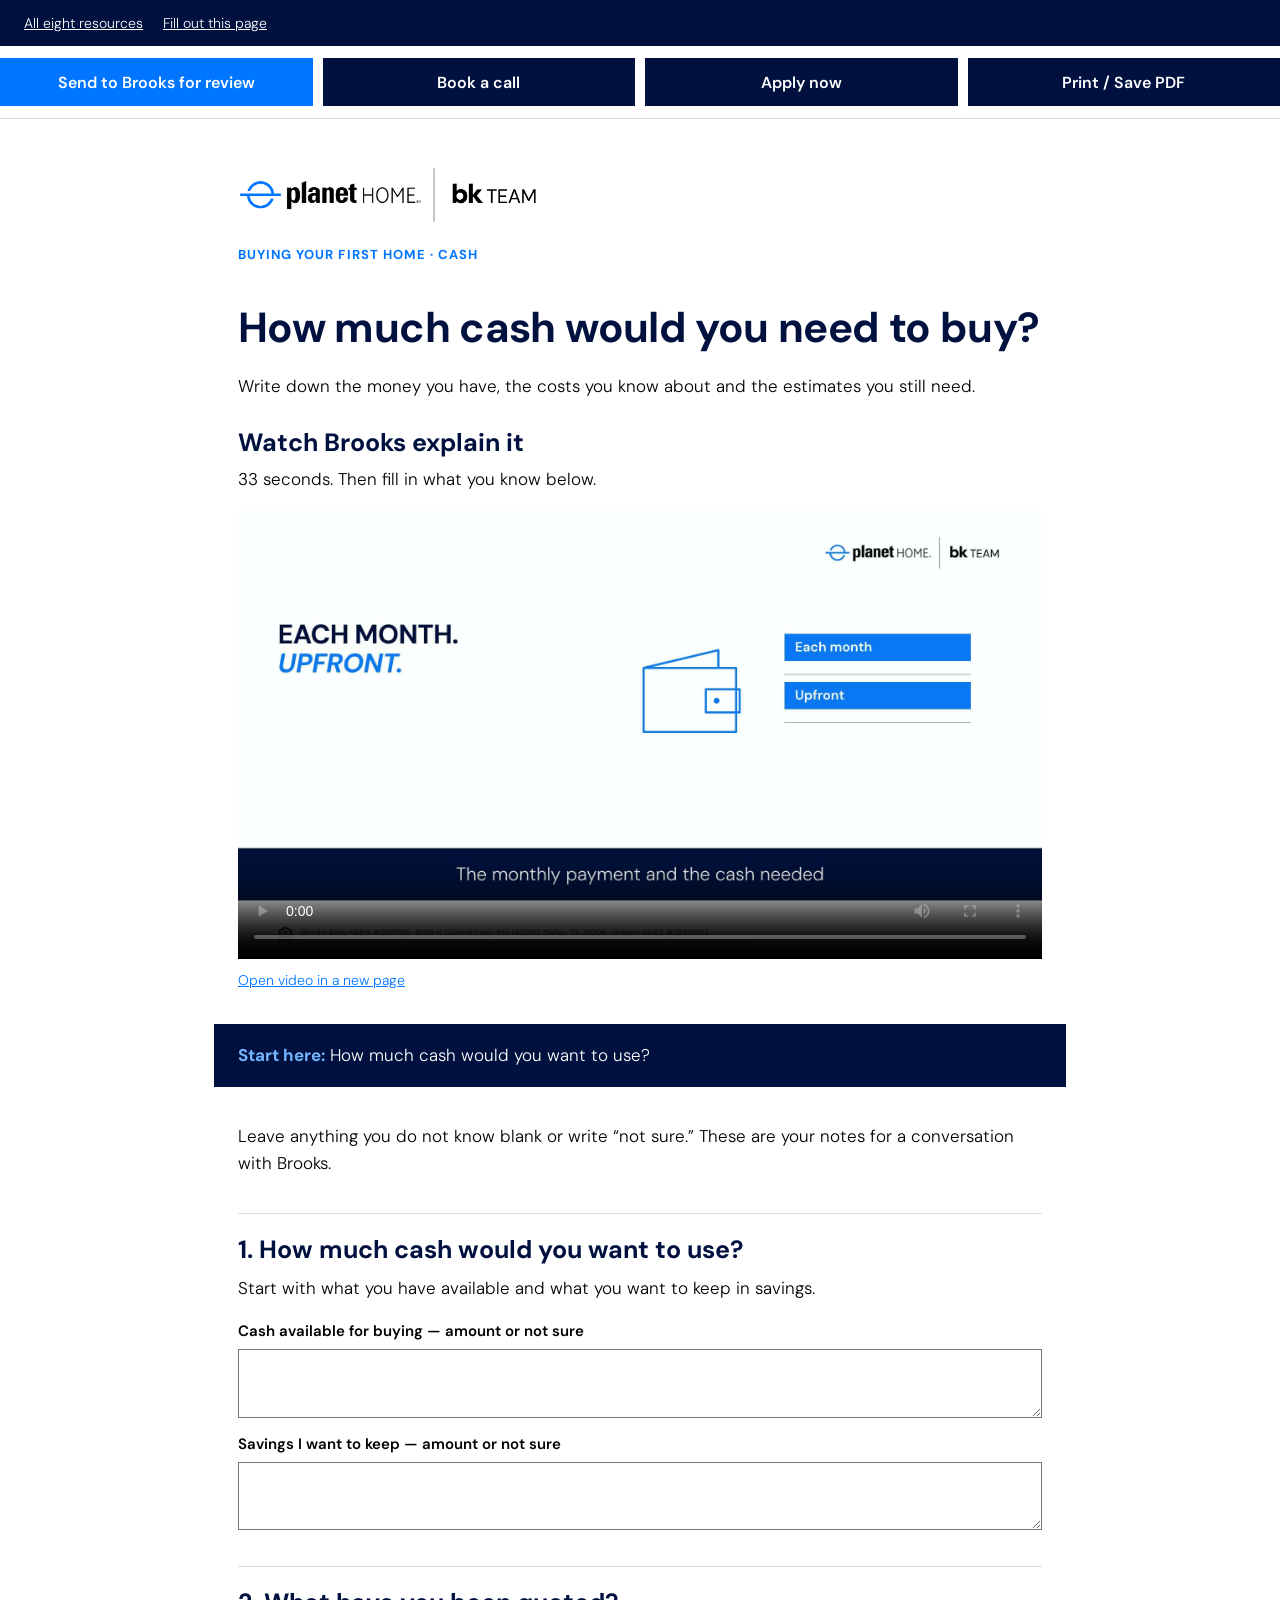
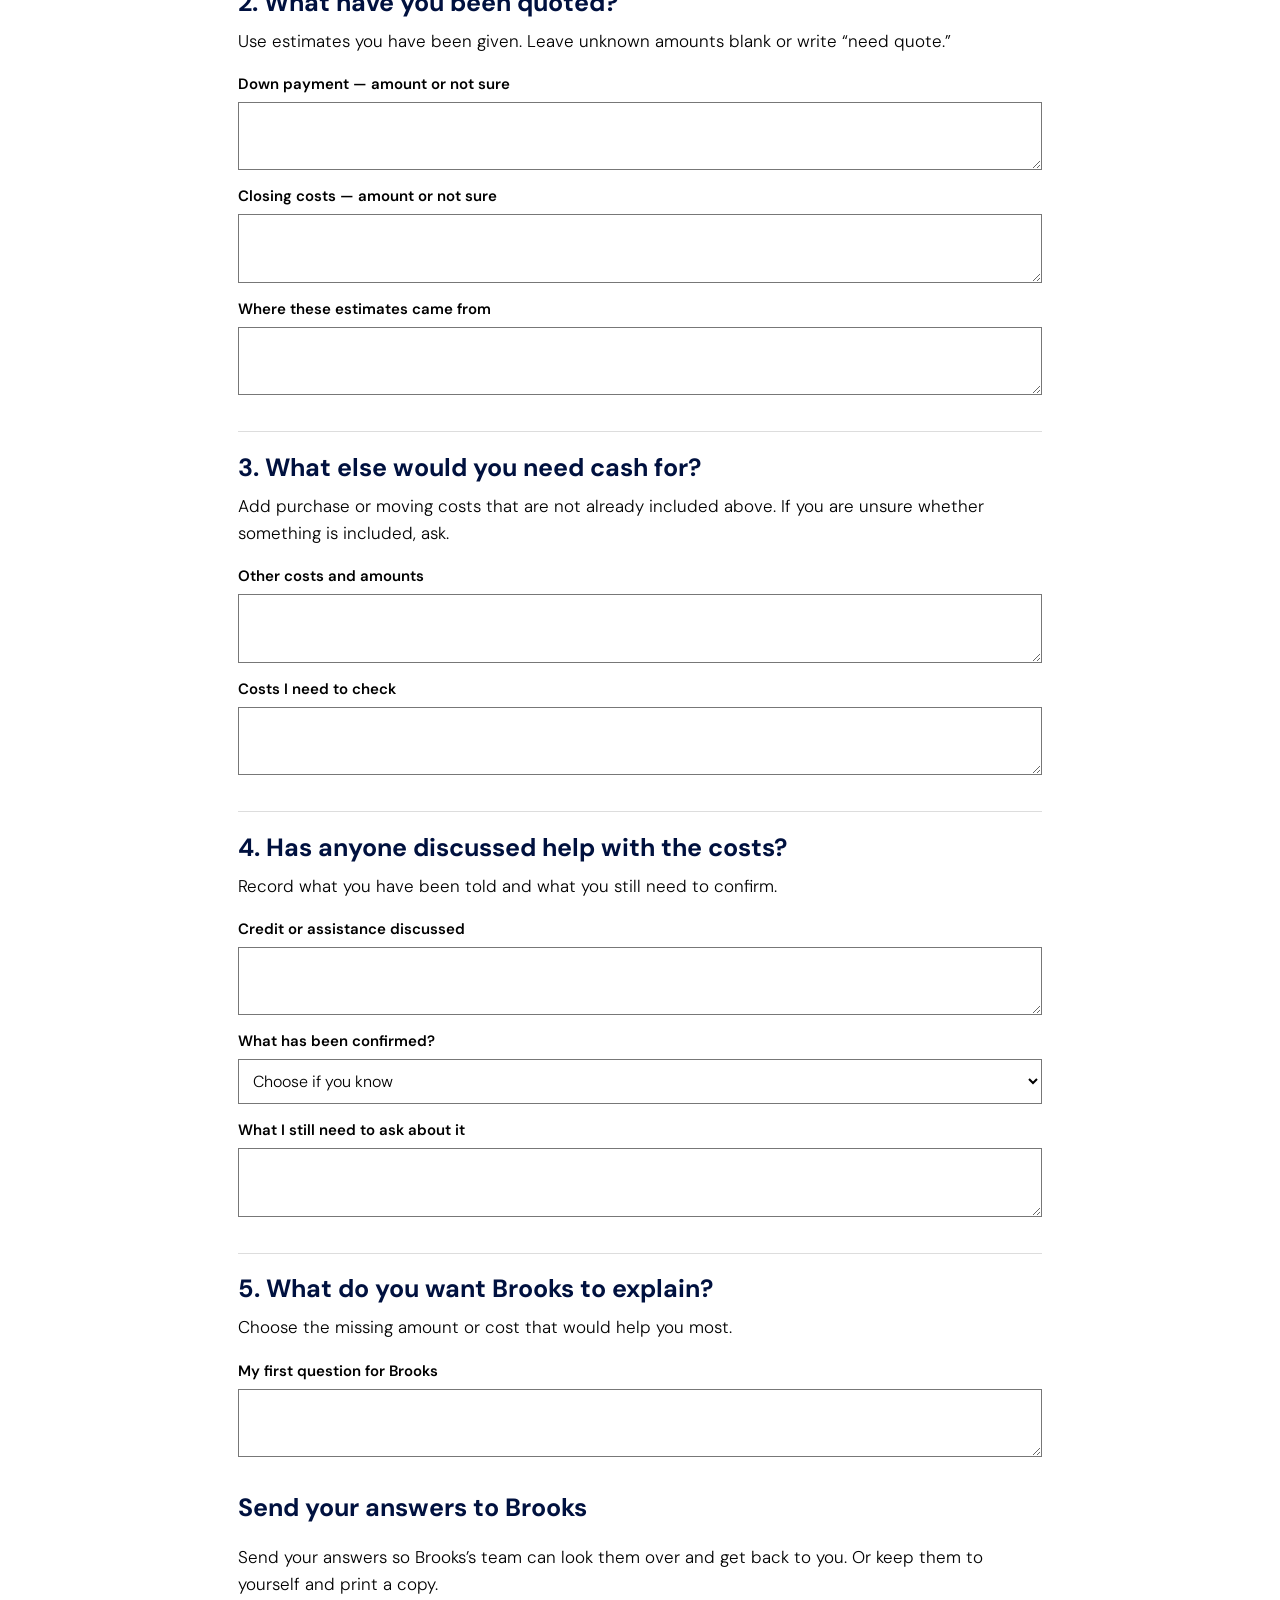
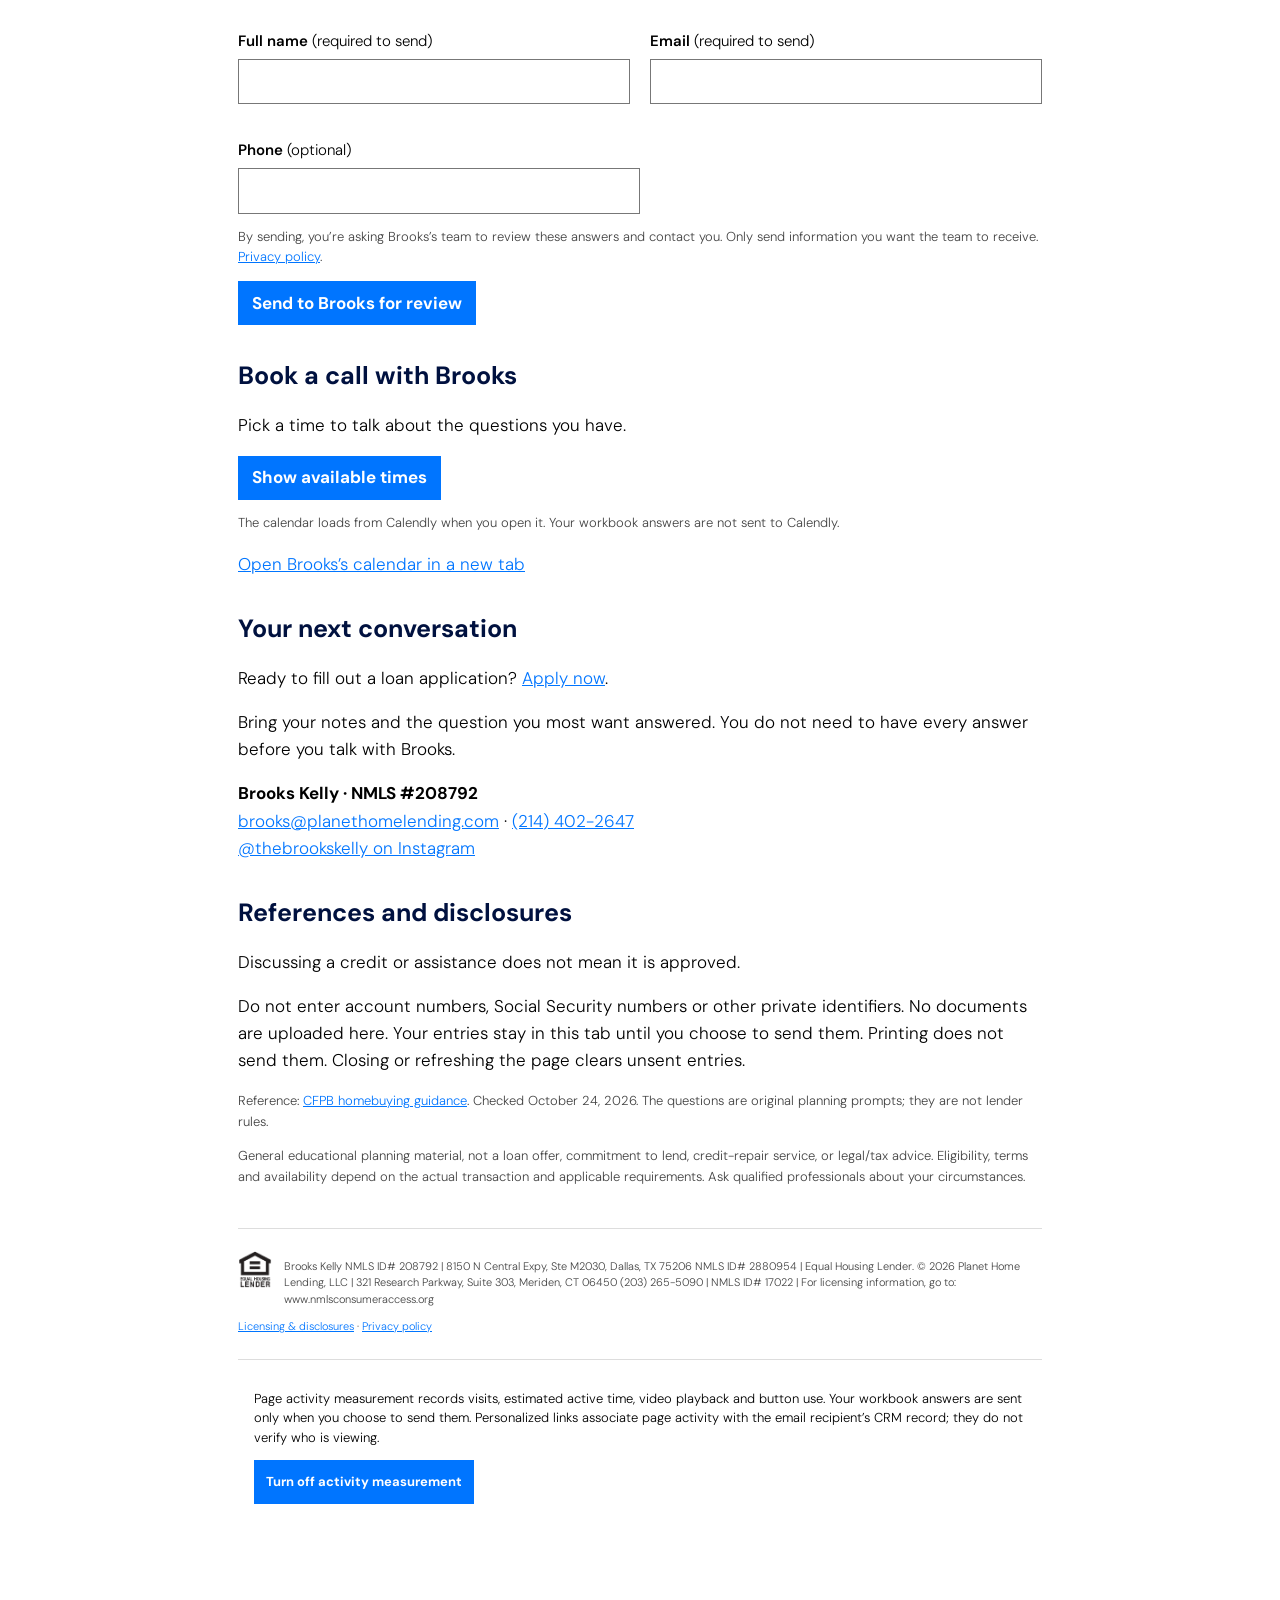
<file: fthb/cash.html>
<!doctype html><html lang="en"><head><meta charset="utf-8"><meta name="referrer" content="no-referrer"><meta name="viewport" content="width=device-width, initial-scale=1"><meta name="description" content="Write down the money you have, the costs you know about and the estimates you still need."><title>How much cash would you need to buy? | Brooks Kelly</title><style>@font-face{font-family:"DM Sans";font-style:normal;font-weight:300;src:url([data-uri]) format("truetype");font-display:swap;}@font-face{font-family:"DM Sans";font-style:normal;font-weight:400;src:url([data-uri]) format("truetype");font-display:swap;}@font-face{font-family:"DM Sans";font-style:normal;font-weight:600;src:url([data-uri]) format("truetype");font-display:swap;}@font-face{font-family:"DM Sans";font-style:normal;font-weight:700;src:url([data-uri]) format("truetype");font-display:swap;}*{box-sizing:border-box}body{margin:0;background:#fff;color:#000;font:300 17px/1.6 "DM Sans",Arial,sans-serif}main{max-width:900px;margin:auto;padding:48px 48px 64px}header img{width:300px;max-width:75%;height:auto}h1{font-size:42px;line-height:1.08;color:#00113f;letter-spacing:-.025em;margin:40px 0 22px;font-weight:700}h1 span{color:#0075ff;font-style:italic}h2{font-size:25px;line-height:1.2;color:#00113f}h3{font-size:19px;line-height:1.3;color:#00113f}a{color:#0075ff;text-decoration:underline}.eyebrow{color:#0075ff;font-size:13px;letter-spacing:.08em;font-weight:700;text-transform:uppercase}.band{background:#00113f;color:#fff;padding:18px 24px;margin:32px -24px}.band strong{color:#72b4ff}section{margin-top:36px}.drill{break-inside:avoid;border-top:1px solid #ddd;padding:20px 0 10px}.drill p{margin:10px 0}.write{height:72px;background:repeating-linear-gradient(to bottom,transparent 0,transparent 27px,#ddd 28px,transparent 29px)}table{width:100%;border-collapse:collapse;margin:20px 0}th,td{text-align:left;padding:12px 10px;border-bottom:1px solid #ccc;vertical-align:top}th{background:#0075ff;color:#fff;font-weight:600}td{height:56px}footer{font-size:11px;color:#444;line-height:1.5;margin-top:40px;padding-top:18px;border-top:1px solid #ddd}footer img{width:34px;float:left;margin:4px 12px 8px 0}.toolbar{padding:12px 24px;background:#00113f;color:white;font-size:14px}.toolbar a{color:white;margin-right:24px}button{font:inherit;background:#0075ff;border:0;color:#fff;padding:8px 14px;cursor:pointer}.source{font-size:13px;color:#444}.checklist{padding-left:22px}.checklist li{margin-bottom:10px}@page{size:letter;margin:.6in}@media(max-width:600px){main{padding:28px 22px}h1{font-size:32px}td,th{padding:8px;font-size:14px}.band{margin-left:0;margin-right:0}}@media print{body{font-size:10.5pt;line-height:1.45}main{max-width:none;padding:0}header img{width:220px}h1{font-size:30pt;margin-top:24px}h2{font-size:18pt}h3{font-size:13pt}.toolbar{display:none}.band{margin:20px 0;padding:12px}section{margin-top:24px}.drill{padding:14px 0 8px}.write{height:58px}footer{font-size:8pt}.source{font-size:9pt}a{color:#00113f}.page-start{break-before:page}table{font-size:10pt}th{color:#00113f;background:white}footer{break-inside:avoid}}</style><link rel="stylesheet" href="guided-tools-v3.css"><script type="application/json" id="tool-schema">{"workbook": "cash", "version": 3, "title": "How much cash would you need to buy?", "intro": "Write down the money you have, the costs you know about and the estimates you still need.", "steps": [{"title": "How much cash would you want to use?", "prompt": "Start with what you have available and what you want to keep in savings.", "fields": [{"id": "cash_available", "label": "Cash available for buying — amount or not sure", "type": "text", "maxLength": 200}, {"id": "savings_to_keep", "label": "Savings I want to keep — amount or not sure", "type": "text", "maxLength": 200}]}, {"title": "What have you been quoted?", "prompt": "Use estimates you have been given. Leave unknown amounts blank or write “need quote.”", "fields": [{"id": "down_payment", "label": "Down payment — amount or not sure", "type": "text", "maxLength": 200}, {"id": "closing_costs", "label": "Closing costs — amount or not sure", "type": "text", "maxLength": 200}, {"id": "estimate_source", "label": "Where these estimates came from", "type": "text", "maxLength": 500}]}, {"title": "What else would you need cash for?", "prompt": "Add purchase or moving costs that are not already included above. If you are unsure whether something is included, ask.", "fields": [{"id": "other_costs", "label": "Other costs and amounts", "type": "text", "maxLength": 1000}, {"id": "costs_to_check", "label": "Costs I need to check", "type": "text", "maxLength": 1000}]}, {"title": "Has anyone discussed help with the costs?", "prompt": "Record what you have been told and what you still need to confirm.", "fields": [{"id": "help_discussed", "label": "Credit or assistance discussed", "type": "text", "maxLength": 500}, {"id": "help_status", "label": "What has been confirmed?", "type": "select", "options": [{"value": "", "label": "Choose if you know"}, {"value": "discussed", "label": "Only discussed"}, {"value": "written", "label": "I have written details to review"}, {"value": "not_sure", "label": "Not sure"}, {"value": "none", "label": "None discussed"}]}, {"id": "help_conditions", "label": "What I still need to ask about it", "type": "text", "maxLength": 1000}]}, {"title": "What do you want Brooks to explain?", "prompt": "Choose the missing amount or cost that would help you most.", "fields": [{"id": "question", "label": "My first question for Brooks", "type": "text", "maxLength": 2000}]}], "disclosure": "Discussing a credit or assistance does not mean it is approved."}</script><script src="guided-tools-v3.js" defer></script><link rel="stylesheet" href="workbook-mobile.css"><link rel="stylesheet" href="workbook-video.css"><script src="engagement-config.js" defer></script><script src="engagement.js" defer></script><style>.engagement-notice{margin:24px auto;padding:16px;border-top:1px solid #ddd;max-width:100%;font-size:13px;line-height:1.5}.engagement-notice button{min-height:44px;padding:8px 12px;max-width:100%;white-space:normal}@media print{.engagement-notice{display:none!important}}</style></head><body><nav class="toolbar" aria-label="Workbook navigation"><a href="index.html">All eight resources</a><a href="#tool-intro">Fill out this page</a></nav><nav class="workbook-actions screen-only" aria-label="Workbook actions"><button type="button" id="quick-review">Send to Brooks for review</button><a href="#book-call" id="quick-book">Book a call</a><a href="https://apply.planethomelending.com/loan-officers/brooks@planethomelending" target="_blank" rel="noopener noreferrer">Apply now</a><button type="button" id="print-workbook" aria-label="Print this page or save PDF">Print / Save PDF</button></nav><main><header><img src="[data-uri]" alt="Planet Home and bk Team"><p class="eyebrow">Buying your first home · CASH</p><h1>How much cash would you need to buy?</h1><p>Write down the money you have, the costs you know about and the estimates you still need.</p></header><section id="explainer-video" class="workbook-video screen-only" aria-labelledby="explainer-heading"><h2 id="explainer-heading">Watch Brooks explain it</h2><p>33 seconds. Then fill in what you know below.</p><video controls playsinline preload="metadata" poster="videos/cash/poster.jpg" aria-label="Brooks explains this workbook"><source src="videos/cash/video.mp4" type="video/mp4"><track kind="captions" src="videos/cash/captions.vtt" srclang="en" label="English">Your browser cannot play this video. <a href="videos/cash/video.mp4">Open the video</a>.</video><p class="video-links"><a href="videos/cash/video.mp4">Open video in a new page</a></p></section><div class="band"><strong>Start here:</strong> How much cash would you want to use?</div><section id="tool-intro"><p>Leave anything you do not know blank or write “not sure.” These are your notes for a conversation with Brooks.</p></section><div id="tool-questions"></div><noscript><p>Turn on JavaScript to fill out and review this tool. You can also call Brooks using the contact details below.</p></noscript><section id="send-section" class="screen-only" aria-labelledby="send-heading"><h2 id="send-heading">Send your answers to Brooks</h2><p>Send your answers so Brooks’s team can look them over and get back to you. Or keep them to yourself and print a copy.</p><form id="send-form"><div hidden aria-hidden="true"><label for="website">Website</label><input id="website" name="website" tabindex="-1" autocomplete="off"></div><div class="contact-grid"><div><label for="full_name">Full name <span>(required to send)</span></label><input id="full_name" name="name" autocomplete="name" maxlength="120" required></div><div><label for="email">Email <span>(required to send)</span></label><input id="email" name="email" type="email" autocomplete="email" maxlength="254" required></div><div><label for="phone">Phone <span>(optional)</span></label><input id="phone" name="phone" type="tel" autocomplete="tel" maxlength="40"></div></div><p class="source">By sending, you’re asking Brooks’s team to review these answers and contact you. Only send information you want the team to receive. <a href="https://planethomelending.com/privacy-policy">Privacy policy</a>.</p><button id="review-workbook" type="submit">Send to Brooks for review</button></form><section id="review-panel" hidden tabindex="-1" aria-labelledby="review-heading"><h3 id="review-heading">Check what you’re sending</h3><div id="review-content"></div><button id="confirm-send" type="button">Send to Brooks</button> <button id="edit-workbook" class="secondary" type="button">Back to editing</button></section><p id="send-status" role="status" aria-live="polite" tabindex="-1"></p></section><section id="book-call" class="screen-only" aria-labelledby="book-heading"><h2 id="book-heading">Book a call with Brooks</h2><p>Pick a time to talk about the questions you have.</p><button type="button" id="load-calendar">Show available times</button><p class="source">The calendar loads from Calendly when you open it. Your workbook answers are not sent to Calendly.</p><div id="calendar-container" hidden></div><p><a href="https://calendly.com/brookskelly/30min" target="_blank" rel="noopener noreferrer">Open Brooks’s calendar in a new tab</a></p></section><section><h2>Your next conversation</h2><p>Ready to fill out a loan application? <a href="https://apply.planethomelending.com/loan-officers/brooks@planethomelending" target="_blank" rel="noopener noreferrer">Apply now</a>.</p><p>Bring your notes and the question you most want answered. You do not need to have every answer before you talk with Brooks.</p><p><strong>Brooks Kelly · NMLS #208792</strong><br><a href="mailto:brooks@planethomelending.com">brooks@planethomelending.com</a> · <a href="tel:+12144022647">(214) 402-2647</a><br><a href="https://www.instagram.com/thebrookskelly/">@thebrookskelly on Instagram</a></p></section><section id="references-disclosures"><h2>References and disclosures</h2><p>Discussing a credit or assistance does not mean it is approved.</p><p>Do not enter account numbers, Social Security numbers or other private identifiers. No documents are uploaded here. Your entries stay in this tab until you choose to send them. Printing does not send them. Closing or refreshing the page clears unsent entries.</p><p class="source">Reference: <a href="https://www.consumerfinance.gov/owning-a-home/prepare/determine-your-down-payment/">CFPB homebuying guidance</a>. Checked October 24, 2026. The questions are original planning prompts; they are not lender rules.</p><p class="source">General educational planning material, not a loan offer, commitment to lend, credit-repair service, or legal/tax advice. Eligibility, terms and availability depend on the actual transaction and applicable requirements. Ask qualified professionals about your circumstances.</p></section><footer><img src="[data-uri]" alt="Equal Housing Lender"><p>Brooks Kelly NMLS ID# 208792 | 8150 N Central Expy, Ste M2030, Dallas, TX 75206 NMLS ID# 2880954 | Equal Housing Lender. © 2026 Planet Home Lending, LLC | 321 Research Parkway, Suite 303, Meriden, CT 06450 (203) 265-5090 | NMLS ID# 17022 | For licensing information, go to: www.nmlsconsumeraccess.org</p><p><a href="https://planethomelending.com/licensing">Licensing &amp; disclosures</a> · <a href="https://planethomelending.com/privacy-policy">Privacy policy</a></p></footer><section hidden data-engagement-notice class="engagement-notice screen-only" aria-label="Page activity settings"><p>Page activity measurement records visits, estimated active time, video playback and button use. Your workbook answers are sent only when you choose to send them. Personalized links associate page activity with the email recipient’s CRM record; they do not verify who is viewing.</p><button type="button" data-engagement-toggle>Turn off activity measurement</button></section></main></body></html>
</file>
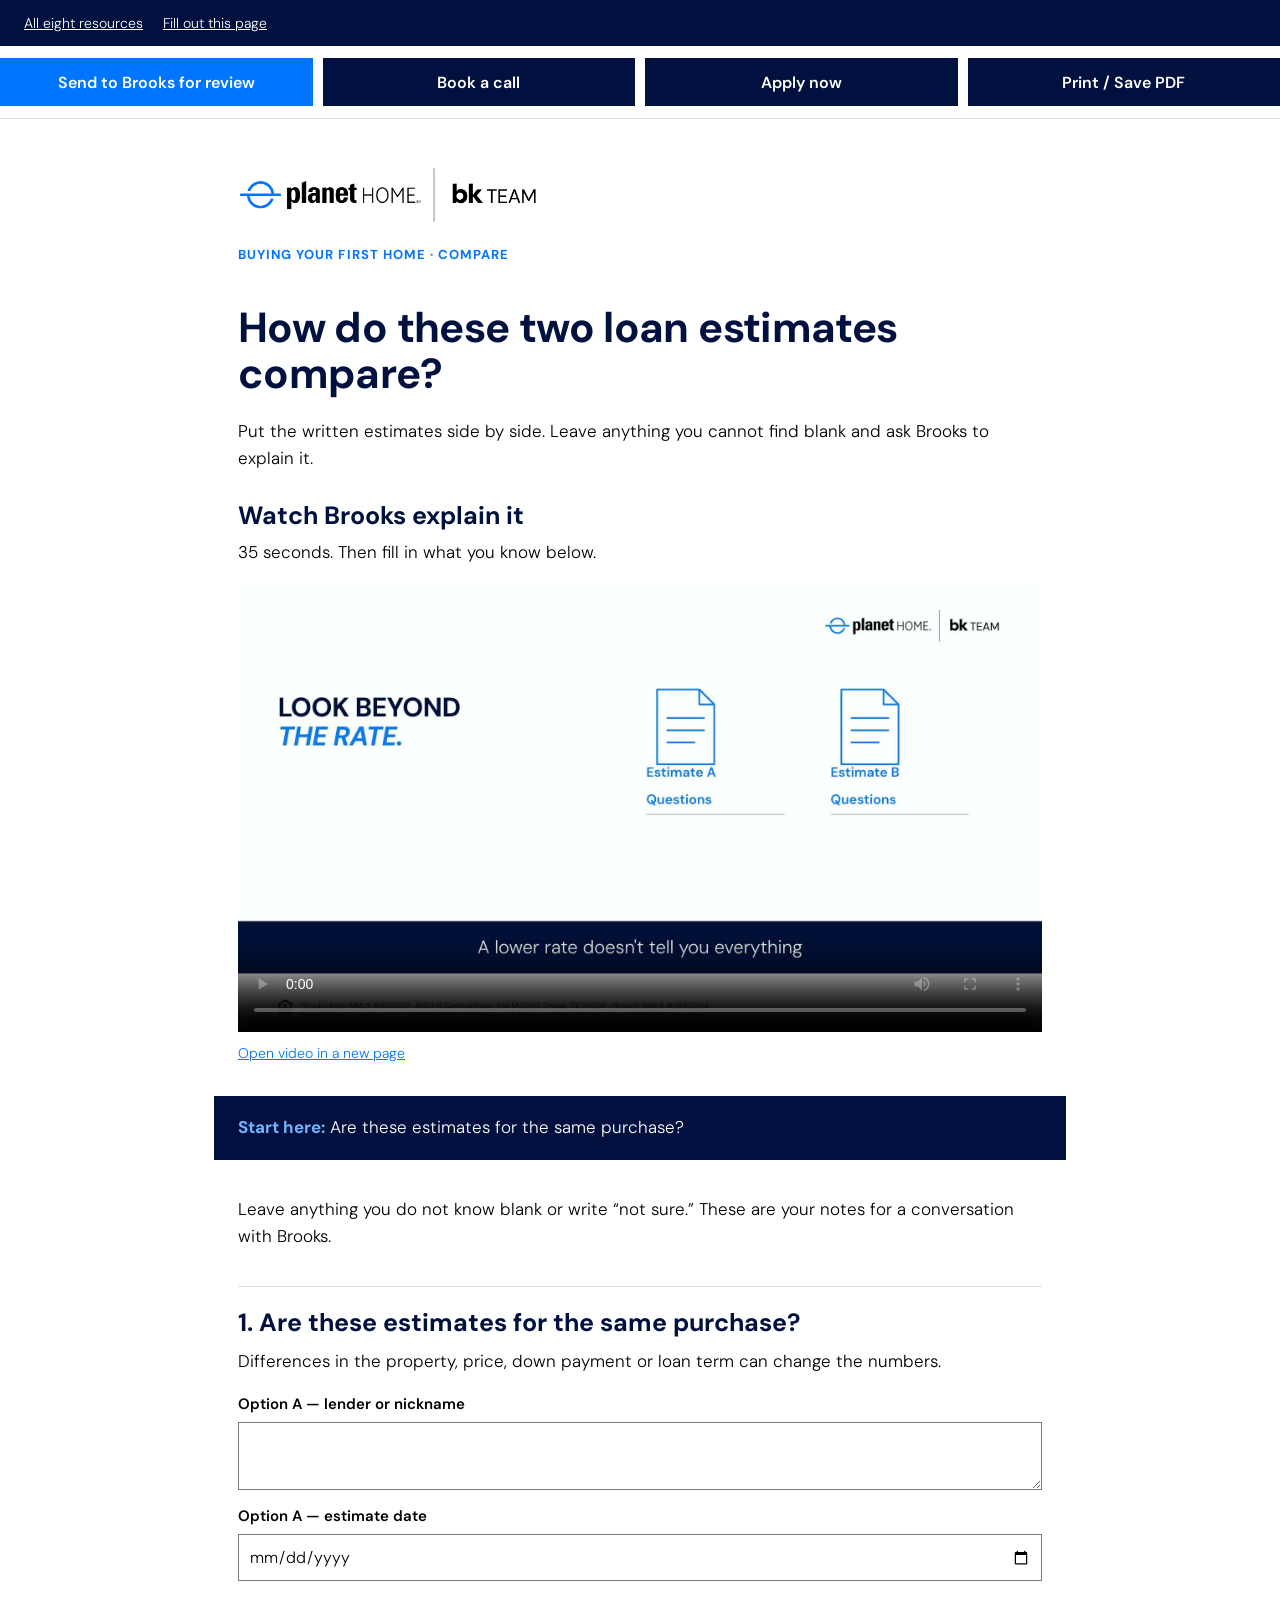
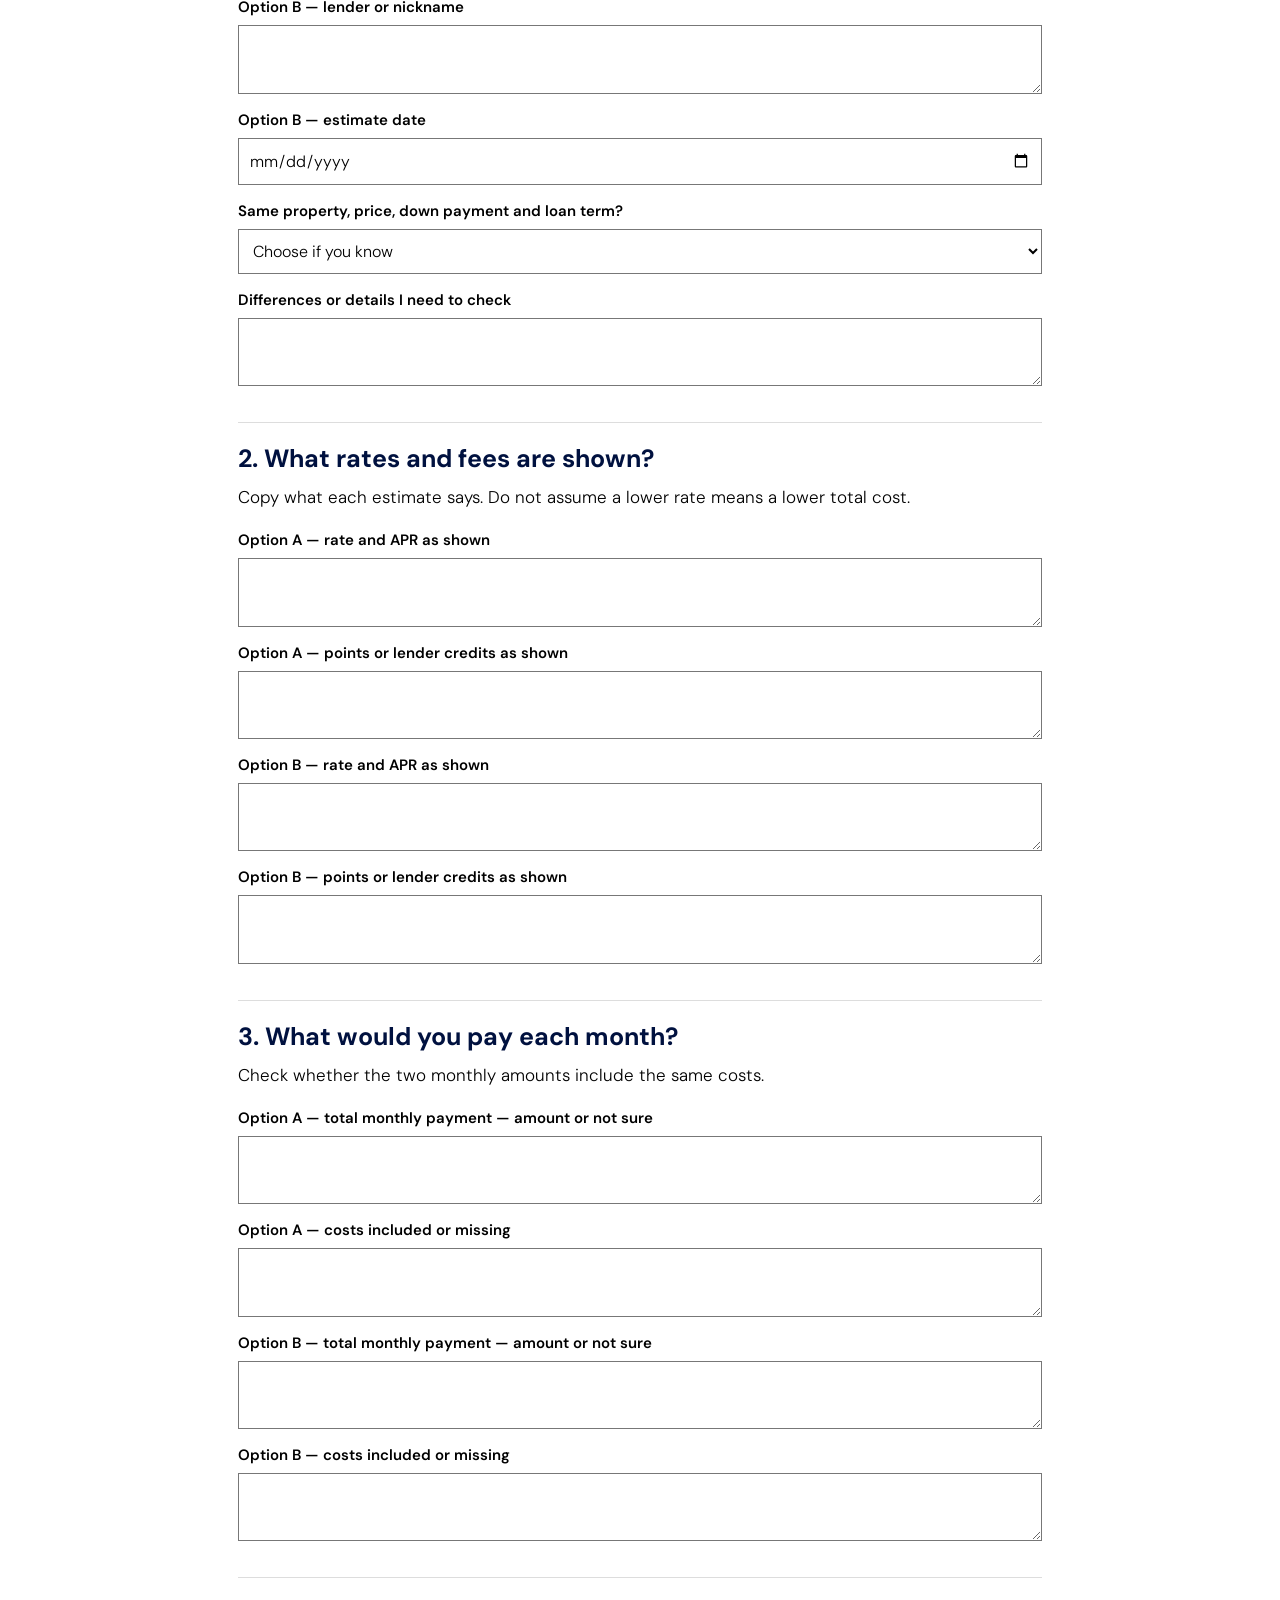
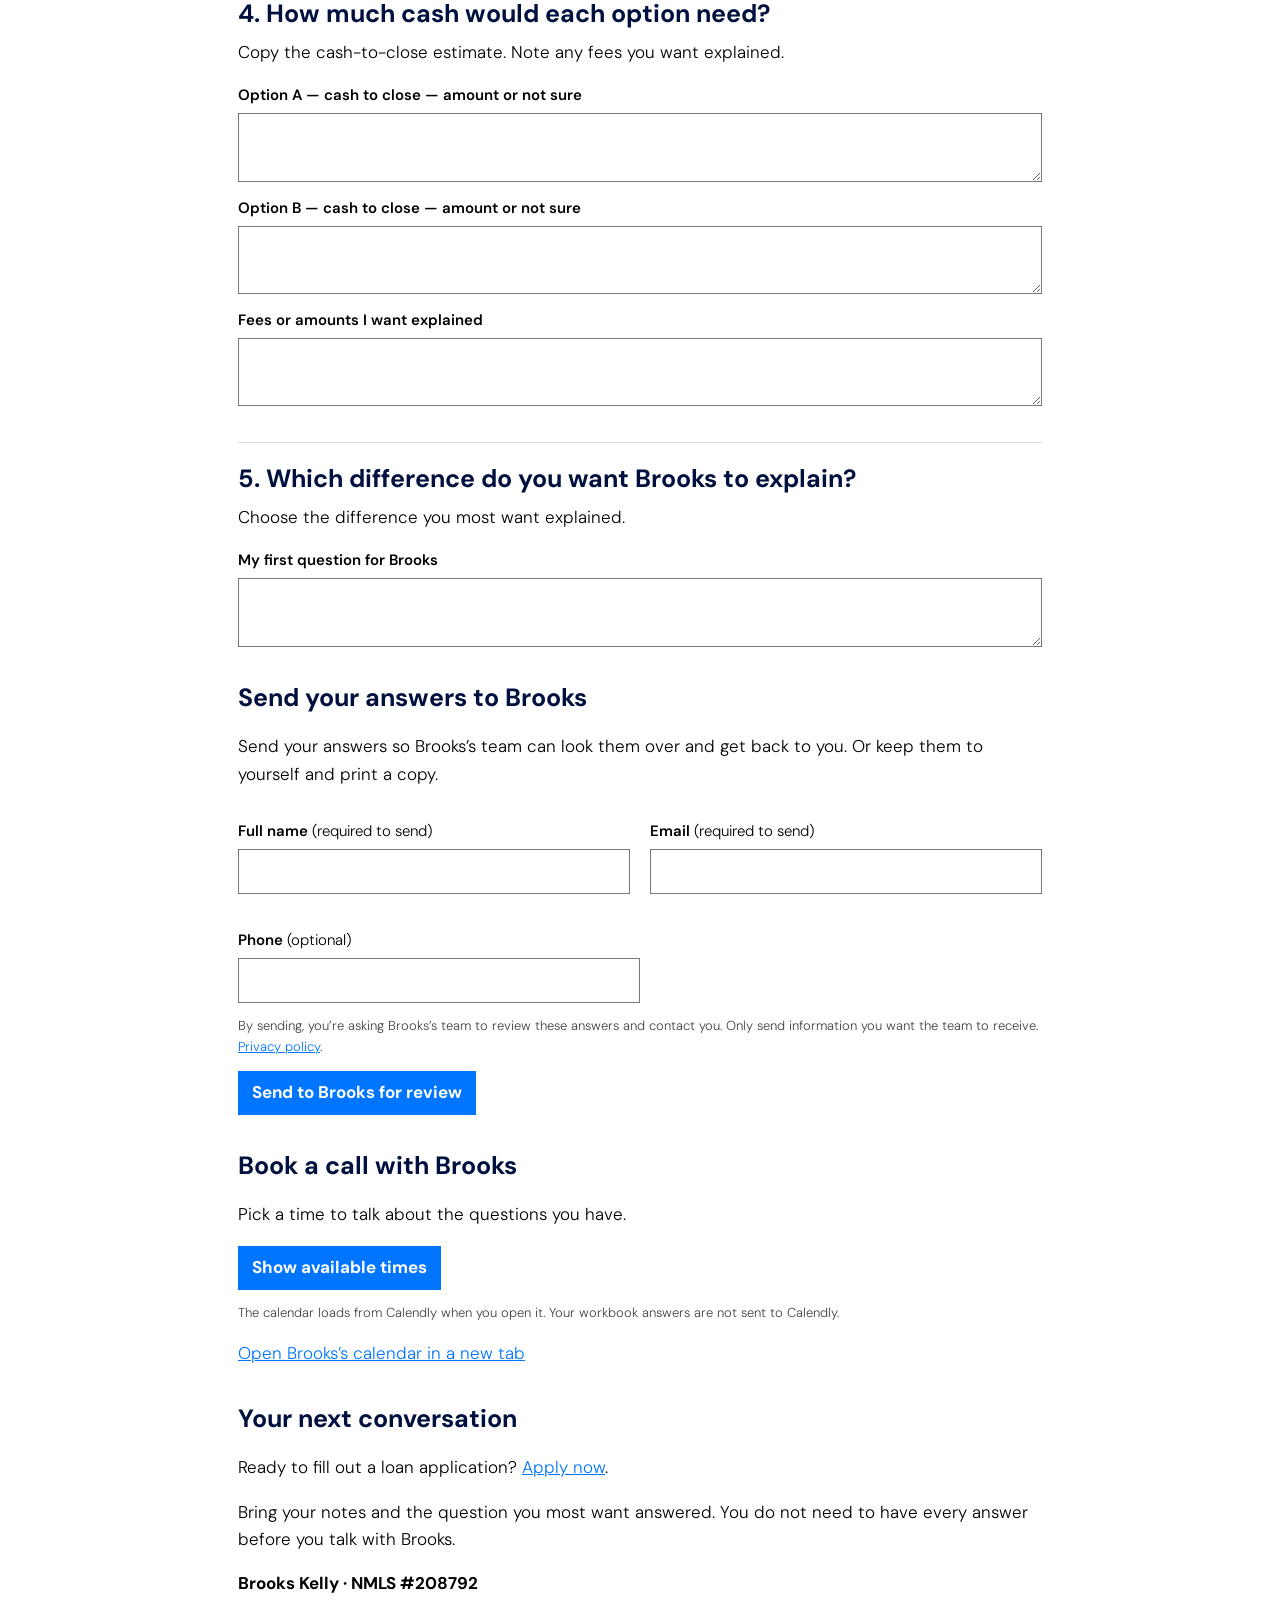
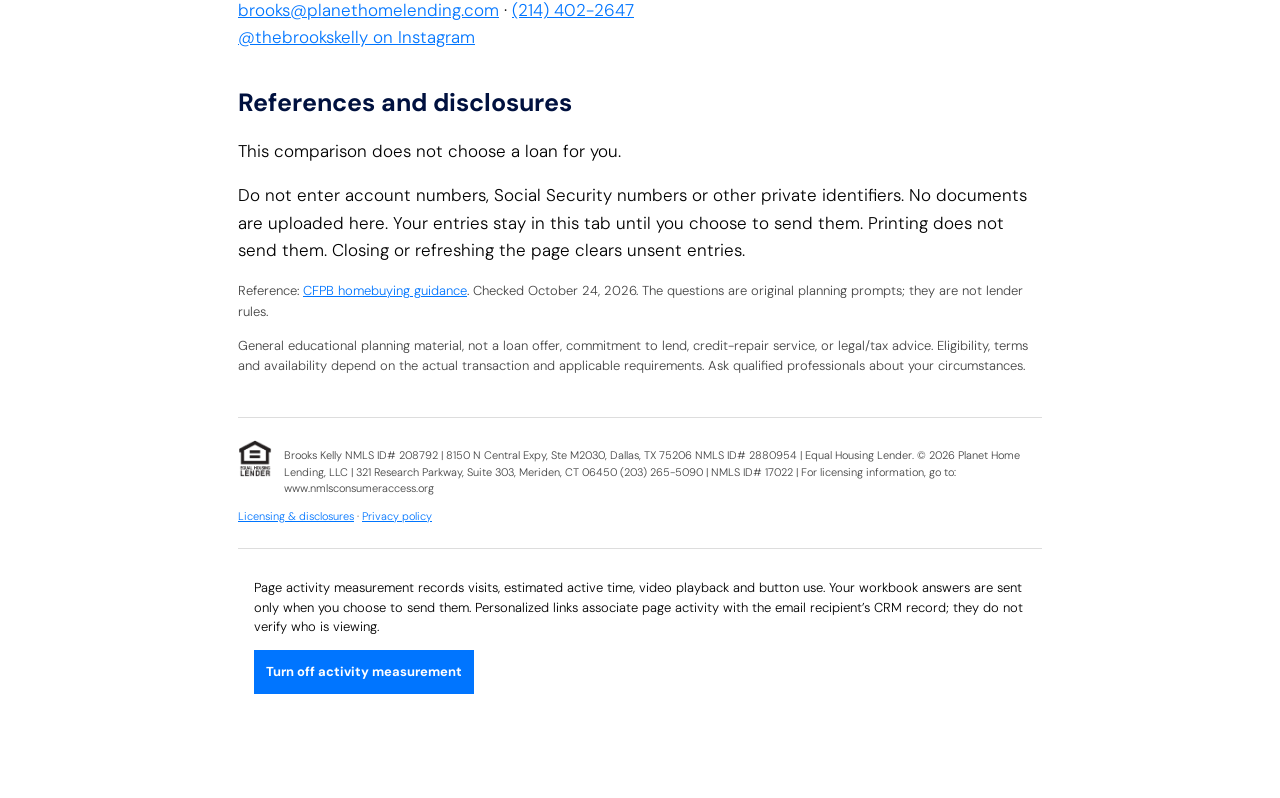
<file: fthb/compare.html>
<!doctype html><html lang="en"><head><meta charset="utf-8"><meta name="referrer" content="no-referrer"><meta name="viewport" content="width=device-width, initial-scale=1"><meta name="description" content="Put the written estimates side by side. Leave anything you cannot find blank and ask Brooks to explain it."><title>How do these two loan estimates compare? | Brooks Kelly</title><style>@font-face{font-family:"DM Sans";font-style:normal;font-weight:300;src:url([data-uri]) format("truetype");font-display:swap;}@font-face{font-family:"DM Sans";font-style:normal;font-weight:400;src:url([data-uri]) format("truetype");font-display:swap;}@font-face{font-family:"DM Sans";font-style:normal;font-weight:600;src:url([data-uri]) format("truetype");font-display:swap;}@font-face{font-family:"DM Sans";font-style:normal;font-weight:700;src:url([data-uri]) format("truetype");font-display:swap;}*{box-sizing:border-box}body{margin:0;background:#fff;color:#000;font:300 17px/1.6 "DM Sans",Arial,sans-serif}main{max-width:900px;margin:auto;padding:48px 48px 64px}header img{width:300px;max-width:75%;height:auto}h1{font-size:42px;line-height:1.08;color:#00113f;letter-spacing:-.025em;margin:40px 0 22px;font-weight:700}h1 span{color:#0075ff;font-style:italic}h2{font-size:25px;line-height:1.2;color:#00113f}h3{font-size:19px;line-height:1.3;color:#00113f}a{color:#0075ff;text-decoration:underline}.eyebrow{color:#0075ff;font-size:13px;letter-spacing:.08em;font-weight:700;text-transform:uppercase}.band{background:#00113f;color:#fff;padding:18px 24px;margin:32px -24px}.band strong{color:#72b4ff}section{margin-top:36px}.drill{break-inside:avoid;border-top:1px solid #ddd;padding:20px 0 10px}.drill p{margin:10px 0}.write{height:72px;background:repeating-linear-gradient(to bottom,transparent 0,transparent 27px,#ddd 28px,transparent 29px)}table{width:100%;border-collapse:collapse;margin:20px 0}th,td{text-align:left;padding:12px 10px;border-bottom:1px solid #ccc;vertical-align:top}th{background:#0075ff;color:#fff;font-weight:600}td{height:56px}footer{font-size:11px;color:#444;line-height:1.5;margin-top:40px;padding-top:18px;border-top:1px solid #ddd}footer img{width:34px;float:left;margin:4px 12px 8px 0}.toolbar{padding:12px 24px;background:#00113f;color:white;font-size:14px}.toolbar a{color:white;margin-right:24px}button{font:inherit;background:#0075ff;border:0;color:#fff;padding:8px 14px;cursor:pointer}.source{font-size:13px;color:#444}.checklist{padding-left:22px}.checklist li{margin-bottom:10px}@page{size:letter;margin:.6in}@media(max-width:600px){main{padding:28px 22px}h1{font-size:32px}td,th{padding:8px;font-size:14px}.band{margin-left:0;margin-right:0}}@media print{body{font-size:10.5pt;line-height:1.45}main{max-width:none;padding:0}header img{width:220px}h1{font-size:30pt;margin-top:24px}h2{font-size:18pt}h3{font-size:13pt}.toolbar{display:none}.band{margin:20px 0;padding:12px}section{margin-top:24px}.drill{padding:14px 0 8px}.write{height:58px}footer{font-size:8pt}.source{font-size:9pt}a{color:#00113f}.page-start{break-before:page}table{font-size:10pt}th{color:#00113f;background:white}footer{break-inside:avoid}}</style><link rel="stylesheet" href="guided-tools-v3.css"><script type="application/json" id="tool-schema">{"workbook": "compare", "version": 3, "title": "How do these two loan estimates compare?", "intro": "Put the written estimates side by side. Leave anything you cannot find blank and ask Brooks to explain it.", "steps": [{"title": "Are these estimates for the same purchase?", "prompt": "Differences in the property, price, down payment or loan term can change the numbers.", "fields": [{"id": "a_name", "label": "Option A — lender or nickname", "type": "text", "maxLength": 120}, {"id": "a_estimate_date", "label": "Option A — estimate date", "type": "date", "maxLength": 10}, {"id": "b_name", "label": "Option B — lender or nickname", "type": "text", "maxLength": 120}, {"id": "b_estimate_date", "label": "Option B — estimate date", "type": "date", "maxLength": 10}, {"id": "same_assumptions", "label": "Same property, price, down payment and loan term?", "type": "select", "options": [{"value": "", "label": "Choose if you know"}, {"value": "yes", "label": "Yes"}, {"value": "no", "label": "No"}, {"value": "not_sure", "label": "Not sure"}]}, {"id": "assumption_differences", "label": "Differences or details I need to check", "type": "text", "maxLength": 1000}]}, {"title": "What rates and fees are shown?", "prompt": "Copy what each estimate says. Do not assume a lower rate means a lower total cost.", "fields": [{"id": "a_rate_apr", "label": "Option A — rate and APR as shown", "type": "text", "maxLength": 200}, {"id": "a_points_credits", "label": "Option A — points or lender credits as shown", "type": "text", "maxLength": 200}, {"id": "b_rate_apr", "label": "Option B — rate and APR as shown", "type": "text", "maxLength": 200}, {"id": "b_points_credits", "label": "Option B — points or lender credits as shown", "type": "text", "maxLength": 200}]}, {"title": "What would you pay each month?", "prompt": "Check whether the two monthly amounts include the same costs.", "fields": [{"id": "a_monthly_payment", "label": "Option A — total monthly payment — amount or not sure", "type": "text", "maxLength": 200}, {"id": "a_included_costs", "label": "Option A — costs included or missing", "type": "text", "maxLength": 200}, {"id": "b_monthly_payment", "label": "Option B — total monthly payment — amount or not sure", "type": "text", "maxLength": 200}, {"id": "b_included_costs", "label": "Option B — costs included or missing", "type": "text", "maxLength": 200}]}, {"title": "How much cash would each option need?", "prompt": "Copy the cash-to-close estimate. Note any fees you want explained.", "fields": [{"id": "a_cash_to_close", "label": "Option A — cash to close — amount or not sure", "type": "text", "maxLength": 200}, {"id": "b_cash_to_close", "label": "Option B — cash to close — amount or not sure", "type": "text", "maxLength": 200}, {"id": "fees_to_check", "label": "Fees or amounts I want explained", "type": "text", "maxLength": 1000}]}, {"title": "Which difference do you want Brooks to explain?", "prompt": "Choose the difference you most want explained.", "fields": [{"id": "question", "label": "My first question for Brooks", "type": "text", "maxLength": 2000}]}], "disclosure": "This comparison does not choose a loan for you."}</script><script src="guided-tools-v3.js" defer></script><link rel="stylesheet" href="workbook-mobile.css"><link rel="stylesheet" href="workbook-video.css"><script src="engagement-config.js" defer></script><script src="engagement.js" defer></script><style>.engagement-notice{margin:24px auto;padding:16px;border-top:1px solid #ddd;max-width:100%;font-size:13px;line-height:1.5}.engagement-notice button{min-height:44px;padding:8px 12px;max-width:100%;white-space:normal}@media print{.engagement-notice{display:none!important}}</style></head><body><nav class="toolbar" aria-label="Workbook navigation"><a href="index.html">All eight resources</a><a href="#tool-intro">Fill out this page</a></nav><nav class="workbook-actions screen-only" aria-label="Workbook actions"><button type="button" id="quick-review">Send to Brooks for review</button><a href="#book-call" id="quick-book">Book a call</a><a href="https://apply.planethomelending.com/loan-officers/brooks@planethomelending" target="_blank" rel="noopener noreferrer">Apply now</a><button type="button" id="print-workbook" aria-label="Print this page or save PDF">Print / Save PDF</button></nav><main><header><img src="[data-uri]" alt="Planet Home and bk Team"><p class="eyebrow">Buying your first home · COMPARE</p><h1>How do these two loan estimates compare?</h1><p>Put the written estimates side by side. Leave anything you cannot find blank and ask Brooks to explain it.</p></header><section id="explainer-video" class="workbook-video screen-only" aria-labelledby="explainer-heading"><h2 id="explainer-heading">Watch Brooks explain it</h2><p>35 seconds. Then fill in what you know below.</p><video controls playsinline preload="metadata" poster="videos/compare/poster.jpg" aria-label="Brooks explains this workbook"><source src="videos/compare/video.mp4" type="video/mp4"><track kind="captions" src="videos/compare/captions.vtt" srclang="en" label="English">Your browser cannot play this video. <a href="videos/compare/video.mp4">Open the video</a>.</video><p class="video-links"><a href="videos/compare/video.mp4">Open video in a new page</a></p></section><div class="band"><strong>Start here:</strong> Are these estimates for the same purchase?</div><section id="tool-intro"><p>Leave anything you do not know blank or write “not sure.” These are your notes for a conversation with Brooks.</p></section><div id="tool-questions"></div><noscript><p>Turn on JavaScript to fill out and review this tool. You can also call Brooks using the contact details below.</p></noscript><section id="send-section" class="screen-only" aria-labelledby="send-heading"><h2 id="send-heading">Send your answers to Brooks</h2><p>Send your answers so Brooks’s team can look them over and get back to you. Or keep them to yourself and print a copy.</p><form id="send-form"><div hidden aria-hidden="true"><label for="website">Website</label><input id="website" name="website" tabindex="-1" autocomplete="off"></div><div class="contact-grid"><div><label for="full_name">Full name <span>(required to send)</span></label><input id="full_name" name="name" autocomplete="name" maxlength="120" required></div><div><label for="email">Email <span>(required to send)</span></label><input id="email" name="email" type="email" autocomplete="email" maxlength="254" required></div><div><label for="phone">Phone <span>(optional)</span></label><input id="phone" name="phone" type="tel" autocomplete="tel" maxlength="40"></div></div><p class="source">By sending, you’re asking Brooks’s team to review these answers and contact you. Only send information you want the team to receive. <a href="https://planethomelending.com/privacy-policy">Privacy policy</a>.</p><button id="review-workbook" type="submit">Send to Brooks for review</button></form><section id="review-panel" hidden tabindex="-1" aria-labelledby="review-heading"><h3 id="review-heading">Check what you’re sending</h3><div id="review-content"></div><button id="confirm-send" type="button">Send to Brooks</button> <button id="edit-workbook" class="secondary" type="button">Back to editing</button></section><p id="send-status" role="status" aria-live="polite" tabindex="-1"></p></section><section id="book-call" class="screen-only" aria-labelledby="book-heading"><h2 id="book-heading">Book a call with Brooks</h2><p>Pick a time to talk about the questions you have.</p><button type="button" id="load-calendar">Show available times</button><p class="source">The calendar loads from Calendly when you open it. Your workbook answers are not sent to Calendly.</p><div id="calendar-container" hidden></div><p><a href="https://calendly.com/brookskelly/30min" target="_blank" rel="noopener noreferrer">Open Brooks’s calendar in a new tab</a></p></section><section><h2>Your next conversation</h2><p>Ready to fill out a loan application? <a href="https://apply.planethomelending.com/loan-officers/brooks@planethomelending" target="_blank" rel="noopener noreferrer">Apply now</a>.</p><p>Bring your notes and the question you most want answered. You do not need to have every answer before you talk with Brooks.</p><p><strong>Brooks Kelly · NMLS #208792</strong><br><a href="mailto:brooks@planethomelending.com">brooks@planethomelending.com</a> · <a href="tel:+12144022647">(214) 402-2647</a><br><a href="https://www.instagram.com/thebrookskelly/">@thebrookskelly on Instagram</a></p></section><section id="references-disclosures"><h2>References and disclosures</h2><p>This comparison does not choose a loan for you.</p><p>Do not enter account numbers, Social Security numbers or other private identifiers. No documents are uploaded here. Your entries stay in this tab until you choose to send them. Printing does not send them. Closing or refreshing the page clears unsent entries.</p><p class="source">Reference: <a href="https://www.consumerfinance.gov/owning-a-home/loan-estimate/">CFPB homebuying guidance</a>. Checked October 24, 2026. The questions are original planning prompts; they are not lender rules.</p><p class="source">General educational planning material, not a loan offer, commitment to lend, credit-repair service, or legal/tax advice. Eligibility, terms and availability depend on the actual transaction and applicable requirements. Ask qualified professionals about your circumstances.</p></section><footer><img src="[data-uri]" alt="Equal Housing Lender"><p>Brooks Kelly NMLS ID# 208792 | 8150 N Central Expy, Ste M2030, Dallas, TX 75206 NMLS ID# 2880954 | Equal Housing Lender. © 2026 Planet Home Lending, LLC | 321 Research Parkway, Suite 303, Meriden, CT 06450 (203) 265-5090 | NMLS ID# 17022 | For licensing information, go to: www.nmlsconsumeraccess.org</p><p><a href="https://planethomelending.com/licensing">Licensing &amp; disclosures</a> · <a href="https://planethomelending.com/privacy-policy">Privacy policy</a></p></footer><section hidden data-engagement-notice class="engagement-notice screen-only" aria-label="Page activity settings"><p>Page activity measurement records visits, estimated active time, video playback and button use. Your workbook answers are sent only when you choose to send them. Personalized links associate page activity with the email recipient’s CRM record; they do not verify who is viewing.</p><button type="button" data-engagement-toggle>Turn off activity measurement</button></section></main></body></html>
</file>
<file: fthb/guided-tools-v3.css>
@font-face{font-family:"DM Sans";font-weight:700;font-style:italic;src:url("payment-workbook-bold-italic.ttf") format("truetype");font-display:swap}
/* Planet measured tokens; applies only to the interactive payment pilot. */
h1{letter-spacing:-.015em}h1 span{display:block}label{display:block;font-weight:600;font-size:15px;margin:14px 0 6px}label span{font-weight:300}input,textarea{display:block;width:100%;border:1px solid #777;border-radius:0;background:#fff;color:#000;font:300 16px/1.45 "DM Sans",Arial,sans-serif;padding:10px;min-height:44px}textarea{resize:vertical}input:focus,textarea:focus,button:focus-visible,summary:focus-visible,a:focus-visible{outline:3px solid #0075ff;outline-offset:3px}button{min-height:44px;font-weight:700;border-radius:0}button:disabled{opacity:.65;cursor:wait}button.secondary{background:#fff;color:#00113f;border:1px solid #00113f}table{table-layout:fixed}thead th:first-child{width:29%}tbody th{background:#0075ff;color:#fff;text-align:right;font-size:16px;font-weight:600}td{padding:10px}td textarea{font-size:15px}td label{margin:0}.question-grid,.contact-grid{display:grid;grid-template-columns:1fr 1fr;gap:20px}.contact-grid>div:last-child{grid-column:1/-1;max-width:50%}.drill{border-top:1px solid #ddd}summary{cursor:pointer;font-weight:600;color:#00113f;padding:8px 0}details[open] summary{margin-bottom:12px}.print-answer{display:none}#review-panel{border-top:4px solid #0075ff;padding-top:16px;margin-top:24px}#review-content{overflow-wrap:anywhere}#review-content dt{font-weight:600;margin-top:16px}#review-content dd{margin:4px 0;white-space:pre-wrap}#send-status{font-weight:600;white-space:pre-wrap}.sr-only{position:absolute;width:1px;height:1px;padding:0;margin:-1px;overflow:hidden;clip:rect(0,0,0,0);white-space:nowrap;border:0}[hidden]{display:none!important}
@media(max-width:600px){.question-grid,.contact-grid{grid-template-columns:1fr}.contact-grid>div:last-child{max-width:none}table,tbody,tr,tbody th,td{display:block;width:100%}thead{display:none}tbody th{text-align:left;padding:12px;margin-top:18px}td{padding:8px 0}td .sr-only{position:static;clip:auto;overflow:visible;width:auto;height:auto;white-space:normal;font-size:14px;font-weight:600;margin:0 0 6px}#confirm-send,#edit-workbook{display:block;width:100%;margin:12px 0}}
@media print{.screen-only,.exercise-index,.toolbar,.print-omit{display:none!important}input,textarea{display:none!important}.print-answer{display:block;white-space:pre-wrap;overflow-wrap:anywhere;min-height:24px;margin:4px 0 12px}.sr-only{display:none}table{table-layout:fixed}tbody th{background:white;color:#00113f;font-size:10pt;text-align:left}td{width:35%;font-size:10pt}.question-grid{display:block}label{font-size:10pt;margin-top:12px}details{break-inside:avoid}.page-start{break-before:auto}summary{list-style:none}summary::marker{display:none}.source{font-size:9pt}a[href^="mailto:"]{color:#00113f}#household-plan{break-inside:auto}}

.toolbar{display:flex;flex-wrap:wrap;align-items:center;gap:12px 20px}.toolbar a{margin-right:0}.toolbar button{margin-left:auto}html{scroll-behavior:smooth}section[id]{scroll-margin-top:20px}@media(prefers-reduced-motion:reduce){html{scroll-behavior:auto}}@media print{table{display:table}thead{display:table-header-group}tbody{display:table-row-group}tr{display:table-row}td,tbody th{display:table-cell}thead th{width:auto}.toolbar{display:none}}

.workbook-actions{position:sticky;top:0;z-index:10;display:flex;gap:10px;background:#fff;padding:12px 0;border-bottom:1px solid #ddd}.workbook-actions>*{display:flex;align-items:center;justify-content:center;min-height:48px;padding:10px 14px;text-align:center;font:600 16px/1.2 "DM Sans",Arial,sans-serif;flex:1;text-decoration:none;background:#00113f;color:#fff;border:0}.workbook-actions>*:first-child{background:#0075ff}section[id],input,textarea,#send-status,#review-panel{scroll-margin-top:100px}#calendar-container iframe{display:block;width:100%;height:780px;border:0}.workbook-actions button:disabled{opacity:.65}
@media(max-width:600px){.workbook-actions{gap:6px}.workbook-actions>*{font-size:14px;padding:8px 5px;min-height:56px}section[id],input,textarea,#send-status,#review-panel{scroll-margin-top:20px;scroll-margin-bottom:24px}#calendar-container iframe{height:820px}}
@media print{.workbook-actions,#book-call{display:none!important}body{padding-bottom:0}}

@media(max-width:600px){.workbook-actions{display:grid;grid-template-columns:1fr 1fr}.workbook-actions>*{min-height:48px;font-size:15px}section[id],input,textarea,#send-status,#review-panel{scroll-margin-bottom:24px}}
@media print{body{padding-bottom:0}}
/* All actions stay in the header on desktop and mobile. */
html{scroll-padding-top:var(--actions-offset,100px)}section[id],input,textarea,#send-status,#review-panel{scroll-margin-top:var(--actions-offset,100px);scroll-margin-bottom:24px}
@media(max-width:600px){body{padding-bottom:0}.workbook-actions{position:sticky;top:0;bottom:auto;left:auto;right:auto;padding:calc(8px + env(safe-area-inset-top)) 0 8px;border-top:0}.workbook-actions>*{min-height:48px}}

select{display:block;width:100%;min-height:44px;border:1px solid #777;border-radius:0;background:#fff;color:#000;font:300 16px/1.45 "DM Sans",Arial,sans-serif;padding:10px}select:focus{outline:3px solid #0075ff;outline-offset:3px}input[type=checkbox]{width:24px;min-height:24px;height:24px;accent-color:#0075ff}.guided-question{border-top:1px solid #ddd}.guided-question h2{margin-bottom:10px}.guided-question p{margin-top:0}fieldset{min-width:0;border:0;padding:0;margin:0}legend{font-weight:700;color:#00113f}.comparison{margin:16px 0}.comparison summary{min-height:44px}select{scroll-margin-top:var(--actions-offset,100px)}
@media print{select{display:none!important}.guided-question{break-inside:auto}.guided-question h2{font-size:13pt;break-after:avoid}.guided-question>p{display:none}.guided-question label{break-after:avoid}.guided-question .question-grid{display:grid;grid-template-columns:1fr 1fr;gap:12px}.print-answer{min-height:0;margin:2px 0 8px}fieldset{break-inside:avoid}}
</file>
<file: fthb/workbook-mobile.css>
/* Shared mobile layout only. Desktop and print retain their existing rules. */
@media screen and (max-width: 600px) {
  /* Table cells become blocks on phones, so the old fixed table height cannot apply. */
  #household-plan td {
    height: auto;
    min-height: 0;
    padding: 10px 0;
  }
  #household-plan tbody tr {
    height: auto;
    margin-bottom: 18px;
  }
  #household-plan td label {
    overflow-wrap: anywhere;
  }
  .workbook-actions {
    grid-template-columns: repeat(2, minmax(0, 1fr));
    grid-auto-rows: minmax(56px, auto);
    gap: 8px;
    padding: calc(8px + env(safe-area-inset-top)) 8px 8px;
  }
  .workbook-actions > * {
    min-width: 0;
    min-height: 56px;
    padding: 10px 8px;
    font-size: 14px;
    line-height: 1.3;
    overflow-wrap: anywhere;
  }
}
</file>
<file: fthb/workbook-video.css>
.workbook-video{margin:28px 0;scroll-margin-top:170px}.workbook-video h2{margin:0 0 8px}.workbook-video p{margin:8px 0 14px}.workbook-video video{display:block;width:100%;max-width:100%;height:auto;aspect-ratio:16/9;background:#00113f}.workbook-video .video-links{font-size:14px;margin-top:10px}@media print{.workbook-video{display:none!important}}
</file>
